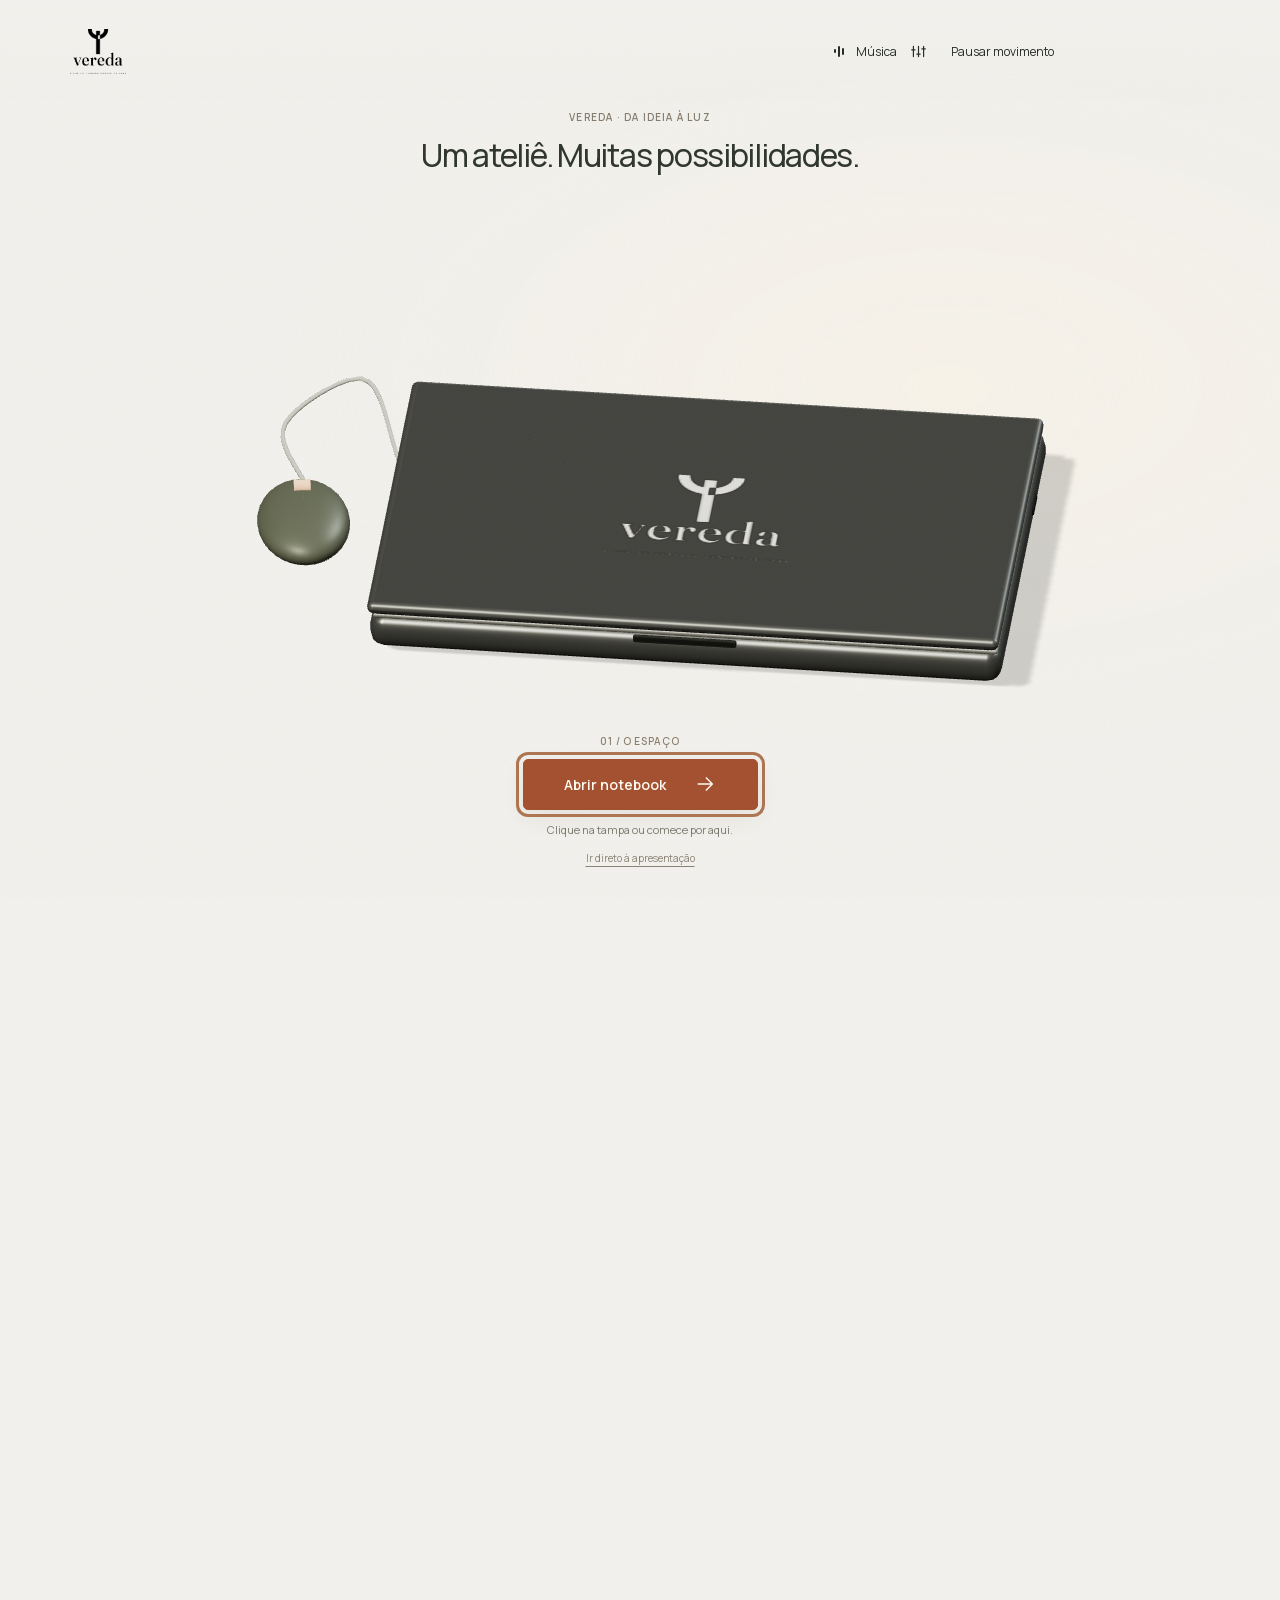
<file: index.html>
<!doctype html>
<html lang="pt-BR" class="no-js"><head><meta charset="utf-8"><meta name="viewport" content="width=device-width,initial-scale=1"><meta name="theme-color" content="#f1f0ec"><meta name="description" content="Da ideia à luz: uma experiência interativa sobre o serviço da Vereda. Explore um notebook, prepare uma peça e acompanhe a formação em camadas."><title>vereda — da ideia à luz</title><script>document.documentElement.classList.remove("no-js");document.documentElement.classList.add("page-loading");window.__veredaPageLoadFallback=setTimeout(function(){window.dispatchEvent(new Event("vereda:preload-timeout"));var loader=document.getElementById("page-loader");if(loader)loader.remove();document.documentElement.classList.remove("page-loading");},9000);document.documentElement.dataset.entry=location.hash&&location.hash.toLowerCase()!=="#hero"?"story":"closed";</script><style>#page-loader{position:fixed;inset:0;width:100%;height:100dvh;max-width:none;max-height:none;margin:0;padding:0;border:0;background:#f1f0ec;z-index:2147483000}.no-js #page-loader{display:none!important}html.page-loading{overflow:hidden}html.page-loading body>:not(#page-loader){visibility:hidden}</style><link rel="preload" href="assets/brand/manrope-latin-vf.woff2" as="font" type="font/woff2" crossorigin><link rel="icon" href="assets/brand/simbolo-app.png" type="image/png"><link rel="stylesheet" href="atelier.css?v=estrategia-servico"><link rel="stylesheet" href="studio.css"><link rel="stylesheet" href="notebook-desktop.css"><link rel="stylesheet" href="notebook-web.css"><link rel="stylesheet" href="notebook-words.css"><link rel="stylesheet" href="notebook-entry.css"><link rel="stylesheet" href="atelier-audio.css"><link rel="stylesheet" href="page-loader.css"></head>
<body data-tone="light"><dialog id="page-loader" open aria-labelledby="page-loader-title" aria-describedby="page-loader-status">
  <div class="vl-stage">
    <div class="vl-brand" aria-hidden="true"><img src="assets/brand/simbolo-app.png" alt="" width="27" height="27"><span>vereda<small>DA IDEIA À LUZ</small></span></div>
    <div class="vl-art" aria-hidden="true">
      <svg class="vl-illustration" viewBox="0 0 600 490" xmlns="http://www.w3.org/2000/svg">
        <defs>
          <linearGradient id="vl-coat" x1="0" y1="0" x2="1" y2="1"><stop stop-color="#c37b50"/><stop offset=".55" stop-color="#ad603e"/><stop offset="1" stop-color="#914b34"/></linearGradient>
          <linearGradient id="vl-skin" x1="0" y1="0" x2="1" y2=".6"><stop stop-color="#d4a178"/><stop offset="1" stop-color="#bd8159"/></linearGradient>
          <linearGradient id="vl-pants" x1="0" y1="0" x2="1" y2="1"><stop stop-color="#697458"/><stop offset="1" stop-color="#46563f"/></linearGradient>
          <linearGradient id="vl-phone" x1="0" y1="0" x2="1" y2="1"><stop stop-color="#51564a"/><stop offset="1" stop-color="#242e27"/></linearGradient>
          <radialGradient id="vl-shadow"><stop stop-color="#7e7055" stop-opacity=".18"/><stop offset="1" stop-color="#7e7055" stop-opacity="0"/></radialGradient>
          <clipPath id="vl-trail-clip"><rect x="57" y="415" width="488" height="23"/></clipPath>
        </defs>
        <ellipse class="vl-shadow" cx="299" cy="426" rx="116" ry="15" fill="url(#vl-shadow)"/>
        <path d="M66 425H537" fill="none" stroke="#c5bda6" stroke-width="1.2"/>
        <g clip-path="url(#vl-trail-clip)"><path class="vl-trail" d="M60 430h14m28 0h8m44 0h20m40 0h7m38 0h17m48 0h7m41 0h15m48 0h9m41 0h16m33 0h9" fill="none" stroke="#d7cdb7" stroke-width="1.5" stroke-linecap="round"/></g>
        <g class="vl-ground-detail" fill="none" stroke="#839072" stroke-width="1.5" stroke-linecap="round"><path d="M464 425c-2-10 3-19 10-24m-10 24c1-9-7-15-12-16"/><path d="M471 404c-1-7 3-11 8-12-1 6-4 10-8 12Z" fill="#a6ad8d" stroke="none"/><path d="M457 414c-8 0-12-4-12-9 7 0 11 3 12 9Z" fill="#a6ad8d" stroke="none"/></g>

        <g class="vl-person">
          <!-- Far leg and shoe, articulated at the hip and knee. -->
          <g class="vl-leg vl-leg-back">
            <path d="M273 270c-15 18-18 43-17 68l21 7c14-24 23-44 24-63Z" fill="#4c5b43"/>
            <path d="m268 287-3 40 9 8 10-43" fill="#617051" opacity=".5"/>
            <g class="vl-shin vl-shin-back">
              <path d="m256 335 2 29 9 39 22-1-10-66Z" fill="#506046"/>
              <path d="m268 344 11 53" fill="none" stroke="#738061" stroke-width="2" opacity=".6"/>
              <path d="m267 397 22-1 2 11-22 4Z" fill="#dfc6a2"/>
              <path d="M268 405c6 0 15-1 22-4l7 7 23 8c5 2 5 8-1 10h-55c-4 0-7-3-6-7l3-11Z" fill="#e8e2d3"/>
              <path d="M260 418c12 3 22-2 34-3l27 6v4h-59Z" fill="#c4b798"/>
              <path d="m287 409 8 1m-12 4 9 1" stroke="#8e846e" stroke-width="2" stroke-linecap="round"/>
              <path d="m265 408-3 8 13-1 3-9" fill="#ac6948"/>
            </g>
          </g>
          <!-- Near leg keeps a full trouser silhouette, rather than a line limb. -->
          <g class="vl-leg vl-leg-front">
            <path d="M291 272c-8 20-2 49 8 78l25-5c2-27-1-49-14-70Z" fill="url(#vl-pants)"/>
            <path d="M304 286c-1 18 1 37 8 52" fill="none" stroke="#879074" stroke-width="2" opacity=".8"/>
            <g class="vl-shin vl-shin-front">
              <path d="M299 339c-3 20-6 42-5 65l25 1 4-64Z" fill="url(#vl-pants)"/>
              <path d="m315 349-9 48" stroke="#82906e" stroke-width="2" opacity=".7"/>
              <path d="m294 396 25 2-1 14-22 1Z" fill="#e8d6b5"/>
              <path d="M295 405c7 1 16 1 23-3l9 8 25 8c6 2 6 8 1 10h-59c-5 0-8-3-7-7l2-12Z" fill="#faf4e6"/>
              <path d="M288 419c17 2 22-3 35-4l32 8v5h-63Z" fill="#d0c3a7"/>
              <path d="m312 409 10 2m-13 3 10 2" stroke="#8f856e" stroke-width="2" stroke-linecap="round"/>
              <path d="m292 409-3 8 14-1 2-9" fill="#af6946"/>
            </g>
          </g>

          <g class="vl-upper-body">
            <!-- The far arm supports the phone from below. -->
            <path d="M303 169c13 3 19 19 23 39l24 18-11 19-32-19c-10-10-14-25-17-38Z" fill="#965238"/>
            <path d="m326 213 19 14 15-3c7-3 13-3 15 1 1 4-5 7-10 10l-12 10c-5 4-12 4-18 0l-18-15Z" fill="url(#vl-skin)"/>
            <!-- Open overshirt, a cream inner shirt and tailored seams. -->
            <path d="M275 153c14-4 25-2 38 11 7 20 10 48 7 73l-4 44c-18 11-43 12-65 0l5-43 1-52c3-17 8-26 18-32Z" fill="url(#vl-coat)"/>
            <path d="m286 159 16 1 4 23-8 50-3 52-15 1 6-66Z" fill="#e8dcc2"/>
            <path d="m276 155 14 5-6 28-16-18Zm25 5 12 5 1 27-14-12Z" fill="#cb865b"/>
            <path d="m280 186-7 92m31-82 3 78" fill="none" stroke="#783e2e" stroke-width="1.5" opacity=".48"/>
            <path d="m311 204-15 1-1 17 15-2Z" fill="#af603e"/>
            <path d="m296 205 15-1" stroke="#dfaa78" stroke-width="1.3"/>
            <path d="m256 268 18 5m24 3 16-4" fill="none" stroke="#d09264" stroke-width="2"/>
            <circle cx="280" cy="224" r="1.7" fill="#6f412d"/><circle cx="279" cy="247" r="1.7" fill="#6f412d"/>
            <!-- Neck and face are tilted toward the screen. -->
            <g class="vl-head">
              <path d="m281 136 1 21c5 9 13 13 23 5l2-26Z" fill="#bc8058"/>
              <path d="m287 140 18 4-1 14c-8-2-13-7-17-18Z" fill="#a86e4e"/>
              <path d="M273 100c-2-16 8-29 25-29 21 0 33 15 31 35l9 12c3 4 0 7-6 7l-3 13c-3 14-13 17-26 10l-19-13c-8-10-10-21-11-35Z" fill="url(#vl-skin)"/>
              <path d="M281 117c-10 4-14-4-13-11 2-8 10-8 15-2" fill="#c38b62"/>
              <path d="M275 107c4-4 8 0 5 5" fill="none" stroke="#a46549" stroke-width="1.5" stroke-linecap="round"/>
              <path d="M269 112c-10-7-10-19-6-29-6-8-1-18 9-21 1-10 14-13 23-9 9-5 21-2 24 5 13 0 23 13 18 23-2 8-9 12-17 11-8 0-13-5-18-8-3 11-10 15-20 14l-1 16-8 2Z" fill="#3f3b2e"/>
              <path d="M268 82c10-3 9-11 18-11 11 4 17-8 29-2 6 1 9 5 10 10" fill="none" stroke="#655b42" stroke-width="3" stroke-linecap="round" opacity=".8"/>
              <path d="m310 104 11 3" fill="none" stroke="#4a3f31" stroke-width="2.7" stroke-linecap="round"/>
              <path d="m314 113 9 2" fill="none" stroke="#493c2f" stroke-width="2" stroke-linecap="round"/>
              <ellipse cx="320" cy="114" rx="1.6" ry="2.4" fill="#3d342a"/>
              <path d="m323 133 7-1" stroke="#8e503f" stroke-width="1.7" stroke-linecap="round"/>
              <path d="M300 141c6 8 15 11 23 3" fill="none" stroke="#74503b" stroke-width="2.5" stroke-linecap="round" opacity=".48"/>
              <ellipse cx="312" cy="125" rx="7" ry="4" fill="#bd7354" opacity=".25"/>
            </g>

            <!-- Real Vereda artwork on a screen angled toward the viewer. -->
            <g class="vl-phone" transform="rotate(9 374 194)">
              <rect x="342" y="140" width="65" height="107" rx="11" fill="#212a24"/>
              <rect x="344" y="140" width="61" height="104" rx="10" fill="url(#vl-phone)" stroke="#7e8069" stroke-width="1.5"/>
              <rect x="349" y="148" width="51" height="88" rx="6" fill="#f3efdf"/>
              <rect x="365" y="144" width="19" height="2.5" rx="1.25" fill="#171f19"/>
              <image href="assets/brand/simbolo-app.png" x="355" y="161" width="39" height="39" preserveAspectRatio="xMidYMid meet"/>
              <path d="M362 213h25m-21 6h17" stroke="#8f997c" stroke-width="2.5" stroke-linecap="round"/>
              <rect x="363" y="231" width="24" height="2" rx="1" fill="#c4c7b4"/>
              <path d="m393 151 5 4v60l-5 10Z" fill="#fff" opacity=".18"/>
              <path d="M405 201c7-1 9 5 5 9l-8 4m4-1c5 1 5 6 1 9l-7 2" fill="#c68b61" stroke="#a66d4f" stroke-width="1.2" stroke-linecap="round"/>
            </g>
            <!-- Near forearm and thumb hover against the lower left of the phone. -->
            <g class="vl-tapping-arm">
              <path d="M269 171c-11 3-16 15-13 32l13 27 20-7-7-29 2-17Z" fill="#bd7048"/>
              <path d="m267 217 22-7 6 14-22 9Z" fill="#d18d5e"/>
              <path d="m274 231 14-9 33-15 12-2c6 0 10 5 7 9l-9 8-29 20c-10 5-20 1-28-11Z" fill="url(#vl-skin)"/>
              <path d="m287 229 15 3 24-15" fill="none" stroke="#dfb18a" stroke-width="3" stroke-linecap="round" opacity=".75"/>
              <g class="vl-thumb"><path d="M325 213c2-7 7-13 15-13l8-13c2-4 8-3 8 1l-4 18c-1 5-6 9-13 11l-10 3Z" fill="#d4a078"/><path d="m346 190 5 2" stroke="#b37a58" stroke-width="1.4" stroke-linecap="round"/></g>
            </g>
          </g>
        </g>
      </svg>
    </div>
    <div class="vl-copy"><p class="vl-eyebrow">A CAMINHO DO ATELIÊ</p><h1 id="page-loader-title">Uma ideia a caminho.</h1><p id="page-loader-status" data-loader-status role="status" aria-live="polite">Preparando o ateliê…</p></div>
    <button class="vl-skip" type="button" data-loader-skip>Entrar agora <span aria-hidden="true">↗</span></button>
  </div>
</dialog>
<script src="page-loader.js"></script><a class="skip" href="#story">Ir para a história</a><header class="site-head"><a class="brand" href="#hero" aria-label="Vereda, início"><img src="assets/brand/logo-negativo.png" alt="vereda"></a><span class="head-note">Da ideia à luz · uma história sobre serviço</span><nav class="head-actions" aria-label="Controles da apresentação"><button class="text-button" id="motion" aria-pressed="false">Pausar movimento</button><button class="text-button" id="fullscreen">Tela cheia ↗</button><button class="text-button" data-index><span class="menu-icon" aria-hidden="true"><i></i><i></i><i></i></span> Índice</button></nav></header>
<div class="stage" aria-hidden="true"><canvas id="atelier-canvas"></canvas><div class="fallback-lamp"></div></div><div class="scene-controls" role="group" aria-label="Explorar a luminária"><button data-turn="-.45" aria-label="Girar luminária para a esquerda">↶</button><button data-turn=".45" aria-label="Girar luminária para a direita">↷</button><button data-light aria-label="Alternar luz da luminária" aria-pressed="true">☼</button></div><button class="mobile-studio-launch" data-studio>Entrar no computador ↗</button><span class="scene-hint">Experimente a peça</span><aside class="stage-caption"><strong id="scene-title">Um estudo de forma</strong><span id="scene-subtitle">Representação artística interativa</span></aside>
<noscript><p class="no-js-note">A história continua disponível abaixo. Para ler todas as respostas, abra a <a href="docs/folha-slm-respondida.html">folha de SLM respondida</a>. As experiências 3D precisam de JavaScript.</p></noscript>
<main id="story" tabindex="-1"><section class="chapter" id="hero" data-stage="hero" data-tone="light" data-short="Da ideia à luz" data-layout="normal" aria-labelledby="title-0"><div class="chapter-copy"><p class="chapter-label">Da ideia à luz <span>01 / 16</span></p><h1 id="title-0">Toda luz<br>começa com<br><em>uma promessa.</em></h1><p class="story-body">Antes de existir matéria, existe um acordo. A vereda só promete o que consegue cumprir: da primeira conversa à peça que chega em casa.</p><div class="chapter-actions"><button class="primary" data-desktop="terminal">Abrir terminal <svg viewBox="0 0 24 24" aria-hidden="true"><path d="M4 12h15M13 5l7 7-7 7"/></svg></button><button class="secondary" data-go="1">Seguir a história ↓</button></div><p class="terminal-cue">Digite <code>start vereda</code> no computador e pressione Enter.</p><button class="details-trigger" data-details="0">Conteúdo de SLM <span aria-hidden="true">↗</span></button></div></section>
<section class="chapter" id="escopo" data-stage="scope" data-tone="light" data-short="Escopo" data-layout="normal" aria-labelledby="title-1"><div class="chapter-copy"><p class="chapter-label">Escopo <span>02 / 16</span></p><h2 id="title-1">O que cabe<br>na promessa.</h2><p class="story-body">Cinco modelos ou uma peça sob encomenda. Cor, tamanho e nome podem mudar. O serviço acompanha atendimento, prévia, pagamento, produção e entrega — com uma pessoa e uma P2S.</p><aside class="strategy-note" aria-labelledby="strategy-title"><h3 id="strategy-title">Estratégia e diferenciais</h3><p>A proposta reúne personalização, preço acessível, rapidez na produção e a combinação de elegância com tecnologia.</p></aside><div class="proof-tags"><span>Uma pessoa</span><span>Uma P2S</span><span>Cinco modelos + encomendas</span></div><button class="details-trigger" data-details="1">Conteúdo de SLM <span aria-hidden="true">↗</span></button></div></section>
<section class="chapter" id="requisitos" data-stage="requirements" data-tone="light" data-short="Requisitos · SLR" data-layout="normal" aria-labelledby="title-2"><div class="chapter-copy"><p class="chapter-label">Requisitos · SLR <span>03 / 16</span></p><h2 id="title-2">Antes da forma,<br><em>a escuta.</em></h2><p class="story-body">Forma, cor e nome dizem como a peça será. A data necessária, a forma de receber e o pagamento ajudam a definir o serviço. O prazo precisa ser informado antes de pagar.</p><div class="proof-tags"><span>Forma e cor</span><span>Data necessária</span><span>Prévia antes de imprimir</span></div><button class="details-trigger" data-details="2">Conteúdo de SLM <span aria-hidden="true">↗</span></button></div></section>
<section class="chapter" id="fornecedores" data-stage="agreements" data-tone="rust" data-short="Fornecedores · UC" data-layout="reverse" aria-labelledby="title-3"><div class="chapter-copy"><p class="chapter-label">Fornecedores · UC <span>04 / 16</span></p><h2 id="title-3">Uma promessa<br>precisa de apoio.</h2><p class="story-body">Antes de fechar o SLA, a vereda confere os fornecedores. O prazo reúne fila, produção e frete cotado. A postagem tem uma meta; cada atraso da entrega continua entrando na conta.</p><div class="story-path"><span>Fila</span><i>+</i><span>Produção</span><i>+</i><span>Frete cotado</span></div><button class="details-trigger" data-details="3">Conteúdo de SLM <span aria-hidden="true">↗</span></button></div></section>
<section class="chapter" id="slm" data-stage="slm" data-tone="light" data-short="O processo SLM" data-layout="normal" aria-labelledby="title-4"><div class="chapter-copy"><p class="chapter-label">O processo SLM <span>05 / 16</span></p><h2 id="title-4">O serviço<br><em>ganha desenho.</em></h2><p class="story-body">Ouvir o SLR. Conferir os UC. Fechar o SLA. Monitorar cada pedido. Rever o serviço mensalmente e transformar o aprendizado em SIP. A sequência começa antes da aprovação e continua depois da entrega.</p><div class="story-path"><span>SLR</span><i>→</i><span>UC</span><i>→</i><span>SLA</span><i>→</i><span>Monitorar</span><i>→</i><span>SIP</span></div><button class="details-trigger" data-details="4">Conteúdo de SLM <span aria-hidden="true">↗</span></button></div></section>
<section class="chapter" id="desenho" data-stage="studio" data-tone="light" data-short="Desenho" data-layout="normal" aria-labelledby="title-5"><div class="chapter-copy"><p class="chapter-label">Desenho <span>06 / 16</span></p><h2 id="title-5">A ideia está<br><em>nas suas mãos.</em></h2><p class="story-body">Andrey modela no Blender, fatia no Bambu Studio e confere antes de mostrar. Na encomenda, a IA pode apoiar ideias sem receber dados pessoais. Nas primeiras prévias, o trabalho manual estabelece a linha de base.</p><div class="chapter-actions"><button class="primary" data-studio>Abrir o notebook <svg viewBox="0 0 24 24" aria-hidden="true"><path d="M4 12h15M13 5l7 7-7 7"/></svg></button></div><p class="chapter-note">Você pode girar, fatiar e preparar um estudo de forma.</p><button class="details-trigger" data-details="5">Conteúdo de SLM <span aria-hidden="true">↗</span></button></div></section>
<section class="chapter" id="aprovacao" data-stage="approval" data-tone="light" data-short="O acordo · SLA" data-layout="normal" aria-labelledby="title-6"><div class="chapter-copy"><p class="chapter-label">O acordo · SLA <span>07 / 16</span></p><h2 id="title-6">A prévia vira<br><em>um acordo.</em></h2><p class="story-body">O cliente aprova peça, preço e data antes do pagamento. A prévia fecha o SLA: fila, produção e frete cotado precisam caber no prazo informado.</p><div class="chapter-actions"><button class="primary" data-studio>Conferir a prévia <svg viewBox="0 0 24 24" aria-hidden="true"><path d="M4 12h15M13 5l7 7-7 7"/></svg></button></div><div class="proof-tags"><span>Peça</span><span>Preço</span><span>Prazo</span><span>Aprovação</span></div><button class="details-trigger" data-details="6">Conteúdo de SLM <span aria-hidden="true">↗</span></button></div></section>
<section class="chapter" id="impressao" data-stage="printing" data-tone="light" data-short="Produção" data-layout="normal" aria-labelledby="title-7"><div class="chapter-copy"><p class="chapter-label">Produção <span>08 / 16</span></p><h2 id="title-7">Agora, a matéria<br>acompanha você.</h2><p class="story-body">O pedido entra na P2S com AMS 2 Pro. Para a cúpula, até três dias úteis é uma meta interna proposta, do início da impressão à embalagem. Se a máquina parar, o cliente recebe aviso antes do vencimento, com nova data.</p><div class="print-stat"><output id="print-progress" aria-label="Formação da peça">0%</output><span>da forma revelada pela rolagem</span></div><p class="chapter-note">Visualização artística. O tempo real é calculado no Bambu Studio para cada peça.</p><button class="details-trigger" data-details="7">Conteúdo de SLM <span aria-hidden="true">↗</span></button></div></section>
<section class="chapter" id="conferencia" data-stage="quality" data-tone="light" data-short="Conferência" data-layout="normal" aria-labelledby="title-8"><div class="chapter-copy"><p class="chapter-label">Conferência <span>09 / 16</span></p><h2 id="title-8">A forma precisa<br>cumprir o combinado.</h2><p class="story-body">Forma, cor, tamanho e nome são conferidos antes de embalar. A meta de conformidade vale para todas as peças enviadas. Se estiver fora do padrão, a peça é refeita antes de sair.</p><div class="proof-tags"><span>Forma</span><span>Cor</span><span>Tamanho</span><span>Nome</span></div><button class="details-trigger" data-details="8">Conteúdo de SLM <span aria-hidden="true">↗</span></button></div></section>
<section class="chapter" id="entrega" data-stage="delivery" data-tone="light" data-short="Entrega" data-layout="normal" aria-labelledby="title-9"><div class="chapter-copy"><p class="chapter-label">Entrega <span>10 / 16</span></p><h2 id="title-9">É luz a caminho<br><em>de alguém.</em></h2><p class="story-body">Rastreio no Melhor Envio; em Palmas, retirada ou motoboy. Todo atraso de entrega é contado, com a causa registrada. Depois vêm avaliação, atendimento à reclamação e o arrependimento previsto na atividade.</p><div class="story-path"><span>Postagem</span><i>→</i><span>Rastreio</span><i>→</i><span>Entrega</span></div><button class="details-trigger" data-details="9">Conteúdo de SLM <span aria-hidden="true">↗</span></button></div></section>
<section class="chapter" id="metas" data-stage="metrics" data-tone="dark" data-short="Indicadores" data-layout="reverse" aria-labelledby="title-10"><div class="chapter-copy"><p class="chapter-label">Indicadores <span>11 / 16</span></p><h2 id="title-10">O cuidado<br><em>também se mede.</em></h2><p class="story-body">SLA e indicadores internos têm critérios próprios. Prazo, conformidade, produção, falha e satisfação são acompanhados por pedido e na revisão mensal. Os números do plano são metas e linhas de base a medir, não resultados já alcançados.</p><div class="chapter-actions"><button class="primary" data-details="10">Examinar as seis metas <svg viewBox="0 0 24 24" aria-hidden="true"><path d="M4 12h15M13 5l7 7-7 7"/></svg></button></div></div></section>
<section class="chapter" id="ia" data-stage="ai" data-tone="light" data-short="Inteligência artificial" data-layout="normal" aria-labelledby="title-11"><div class="chapter-copy"><p class="chapter-label">Inteligência artificial <span>12 / 16</span></p><h2 id="title-11">A IA sugere.<br>A pessoa decide.</h2><p class="story-body">A IA apoia ideias e a prévia da peça sob encomenda. Andrey revisa o modelo; o cliente aprova a prévia. Sem dados pessoais, fora da Transição e da Operação. O ganho precisa aparecer no tempo até a prévia e na satisfação.</p><div class="proof-tags"><span>Só encomendas</span><span>Sem dados pessoais</span><span>Revisão humana</span></div><button class="details-trigger" data-details="11">Conteúdo de SLM <span aria-hidden="true">↗</span></button></div></section>
<section class="chapter" id="riscos" data-stage="risk" data-tone="rust" data-short="Proteção" data-layout="normal" aria-labelledby="title-12"><div class="chapter-copy"><p class="chapter-label">Proteção <span>13 / 16</span></p><h2 id="title-12">Uma boa ideia<br>precisa passar<br>pela realidade.</h2><p class="story-body">Uma prévia impossível pode virar uma promessa impossível. Andrey fatia, verifica semelhança com criação protegida e registra usos e erros. A IA recebe só a descrição; o nome entra depois, no Blender.</p><div class="story-path"><span>Modelar</span><i>→</i><span>Fatiar</span><i>→</i><span>Revisar</span><i>→</i><span>Aprovar</span></div><button class="details-trigger" data-details="12">Conteúdo de SLM <span aria-hidden="true">↗</span></button></div></section>
<section class="chapter" id="continuidade" data-stage="continuity" data-tone="light" data-short="Continuidade" data-layout="normal" aria-labelledby="title-13"><div class="chapter-copy"><p class="chapter-label">Continuidade <span>14 / 16</span></p><h2 id="title-13">O serviço<br><em>continua aceso.</em></h2><p class="story-body">A prévia pode ser feita à mão no Blender. O catálogo, o atendimento, o pagamento, a impressão e a entrega não dependem da IA. Uma resposta errada é barrada na revisão; se a prévia atrasar, o cliente é avisado.</p><div class="proof-tags"><span>Blender</span><span>Catálogo</span><span>Operação independente</span></div><button class="details-trigger" data-details="13">Conteúdo de SLM <span aria-hidden="true">↗</span></button></div></section>
<section class="chapter" id="melhoria" data-stage="improvement" data-tone="light" data-short="Revisão · SIP" data-layout="reverse" aria-labelledby="title-14"><div class="chapter-copy"><p class="chapter-label">Revisão · SIP <span>15 / 16</span></p><h2 id="title-14">Toda entrega<br>ensina a próxima.</h2><p class="story-body">A revisão mensal é uma decisão do plano. A IA só permanece se reduzir o tempo até a prévia, sem piorar satisfação, recusas ou reimpressões. Falhas e atrasos alimentam o SIP.</p><div class="story-path"><span>Medir</span><i>→</i><span>Revisar</span><i>→</i><span>Melhorar</span></div><button class="details-trigger" data-details="14">Conteúdo de SLM <span aria-hidden="true">↗</span></button></div></section>
<section class="chapter" id="luz" data-stage="final" data-tone="night" data-short="Luz" data-layout="normal" aria-labelledby="title-15"><div class="chapter-copy"><p class="chapter-label">Luz <span>16 / 16</span></p><h2 id="title-15">Promessa cumprida<br><em>acende a luz.</em></h2><p class="story-body">A luz é o destino. O SLM organiza o caminho: ouvir, conferir, acordar, acompanhar e melhorar. A promessa permanece verificável, da prévia aprovada à entrega registrada.</p><div class="chapter-actions"><button class="primary" id="replay">Recomeçar a história <svg viewBox="0 0 24 24" aria-hidden="true"><path d="M4 12h15M13 5l7 7-7 7"/></svg></button><button class="secondary" data-details="15">Ver o fechamento</button></div><p class="hero-foot">Vereda · Palmas, Tocantins<br>Gerenciamento de serviços de TI · SLM e IA</p><button class="details-trigger" data-details="15">Conteúdo de SLM <span aria-hidden="true">↗</span></button></div></section></main>
<footer class="site-foot"><div class="footer-inner"><button class="index-button" data-index><span class="menu-icon" aria-hidden="true"><i></i><i></i><i></i></span><span id="active-name">Da ideia à luz</span></button><nav class="timeline-dots" aria-label="Capítulos"><button data-go="0" aria-label="1. Da ideia à luz" aria-current="true"></button><button data-go="1" aria-label="2. Escopo" aria-current="false"></button><button data-go="2" aria-label="3. Requisitos · SLR" aria-current="false"></button><button data-go="3" aria-label="4. Fornecedores · UC" aria-current="false"></button><button data-go="4" aria-label="5. O processo SLM" aria-current="false"></button><button data-go="5" aria-label="6. Desenho" aria-current="false"></button><button data-go="6" aria-label="7. O acordo · SLA" aria-current="false"></button><button data-go="7" aria-label="8. Produção" aria-current="false"></button><button data-go="8" aria-label="9. Conferência" aria-current="false"></button><button data-go="9" aria-label="10. Entrega" aria-current="false"></button><button data-go="10" aria-label="11. Indicadores" aria-current="false"></button><button data-go="11" aria-label="12. Inteligência artificial" aria-current="false"></button><button data-go="12" aria-label="13. Proteção" aria-current="false"></button><button data-go="13" aria-label="14. Continuidade" aria-current="false"></button><button data-go="14" aria-label="15. Revisão · SIP" aria-current="false"></button><button data-go="15" aria-label="16. Luz" aria-current="false"></button></nav><a class="footer-source" href="docs/folha-slm-respondida.html" target="_blank" rel="noopener">A folha respondida ↗</a><span class="footer-count"><strong id="current-count">01</strong> / 16</span><div class="page-arrows"><button id="previous" aria-label="Capítulo anterior" disabled>←</button><button id="next" aria-label="Próximo capítulo">→</button></div></div></footer>
<dialog id="index-dialog" aria-labelledby="index-title"><div class="dialog-head"><h2 id="index-title">Uma história, cinco pessoas.</h2><button class="close-dialog" data-close aria-label="Fechar índice">×</button></div><div class="dialog-content"><p class="dialog-intro">Cada pessoa apresenta um trecho da história, na ordem abaixo. Escolha um capítulo para começar. Use as setas para apresentar; I abre o índice e N abre o conteúdo.</p><nav class="index-groups" aria-label="Índice dividido entre cinco pessoas"><section class="index-person" aria-labelledby="index-speaker-0 index-person-0"><p class="index-person-label" id="index-speaker-0">Andrey <span>Capítulos 01–03</span></p><h3 id="index-person-0">Contexto e requisitos</h3><div class="index-grid"><button data-go="0" aria-current="true"><span>01</span>Da ideia à luz</button><button data-go="1" aria-current="false"><span>02</span>Escopo</button><button data-go="2" aria-current="false"><span>03</span>Requisitos · SLR</button></div></section><section class="index-person" aria-labelledby="index-speaker-1 index-person-1"><p class="index-person-label" id="index-speaker-1">Gabriel <span>Capítulos 04–06</span></p><h3 id="index-person-1">Planejamento e desenho</h3><div class="index-grid"><button data-go="3" aria-current="false"><span>04</span>Fornecedores · UC</button><button data-go="4" aria-current="false"><span>05</span>O processo SLM</button><button data-go="5" aria-current="false"><span>06</span>Desenho</button></div></section><section class="index-person" aria-labelledby="index-speaker-2 index-person-2"><p class="index-person-label" id="index-speaker-2">Rayane <span>Capítulos 07–10</span></p><h3 id="index-person-2">Do acordo à entrega</h3><div class="index-grid"><button data-go="6" aria-current="false"><span>07</span>O acordo · SLA</button><button data-go="7" aria-current="false"><span>08</span>Produção</button><button data-go="8" aria-current="false"><span>09</span>Conferência</button><button data-go="9" aria-current="false"><span>10</span>Entrega</button></div></section><section class="index-person" aria-labelledby="index-speaker-3 index-person-3"><p class="index-person-label" id="index-speaker-3">Pedro <span>Capítulos 11–13</span></p><h3 id="index-person-3">Indicadores, IA e proteção</h3><div class="index-grid"><button data-go="10" aria-current="false"><span>11</span>Indicadores</button><button data-go="11" aria-current="false"><span>12</span>Inteligência artificial</button><button data-go="12" aria-current="false"><span>13</span>Proteção</button></div></section><section class="index-person" aria-labelledby="index-speaker-4 index-person-4"><p class="index-person-label" id="index-speaker-4">João Vitor <span>Capítulos 14–16</span></p><h3 id="index-person-4">Continuidade e melhoria</h3><div class="index-grid"><button data-go="13" aria-current="false"><span>14</span>Continuidade</button><button data-go="14" aria-current="false"><span>15</span>Revisão · SIP</button><button data-go="15" aria-current="false"><span>16</span>Luz</button></div></section></nav></div></dialog>
<dialog id="content-dialog" aria-labelledby="content-title"><div class="dialog-head"><h2 id="content-title">O conteúdo por trás da cena</h2><button class="close-dialog" data-close aria-label="Fechar conteúdo">×</button></div><div class="dialog-content" id="content-body"></div></dialog><div class="toast" id="toast" role="status" hidden></div>
<script src="assets/vendor/three.min.js"></script><script src="assets/vendor/GLTFLoader.js"></script><script src="story-content.js?v=estrategia-servico"></script><script src="atelier-forms.js"></script><script src="notebook-stickers.js"></script><script src="notebook-input.js"></script><script src="notebook-entry.js"></script><script src="atelier-scene.js"></script><script src="studio.js"></script><script src="light-room.js"></script><script src="notebook-web.js"></script><script src="notebook-word-list.js"></script><script src="notebook-words.js"></script><script src="notebook-desktop.js"></script><script src="atelier.js"></script><script src="atelier-audio.js"></script></body></html>
</file>
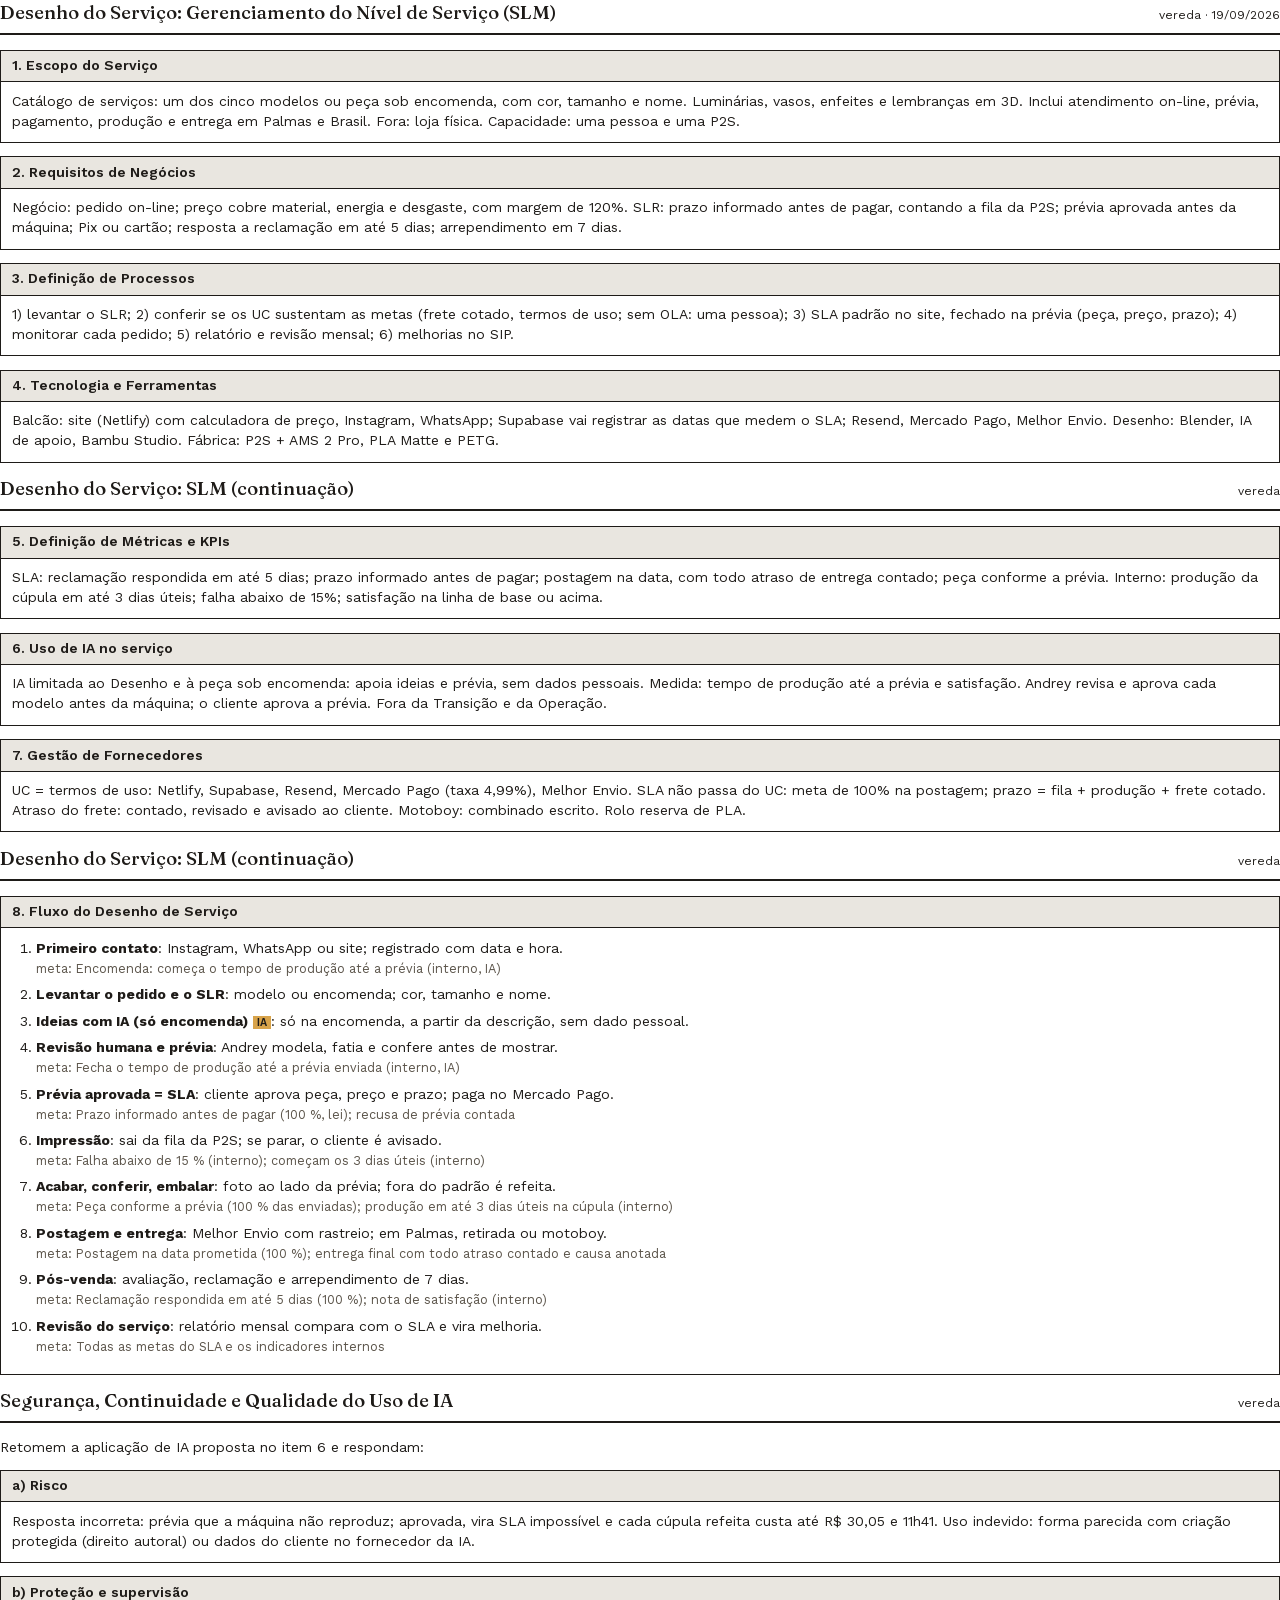
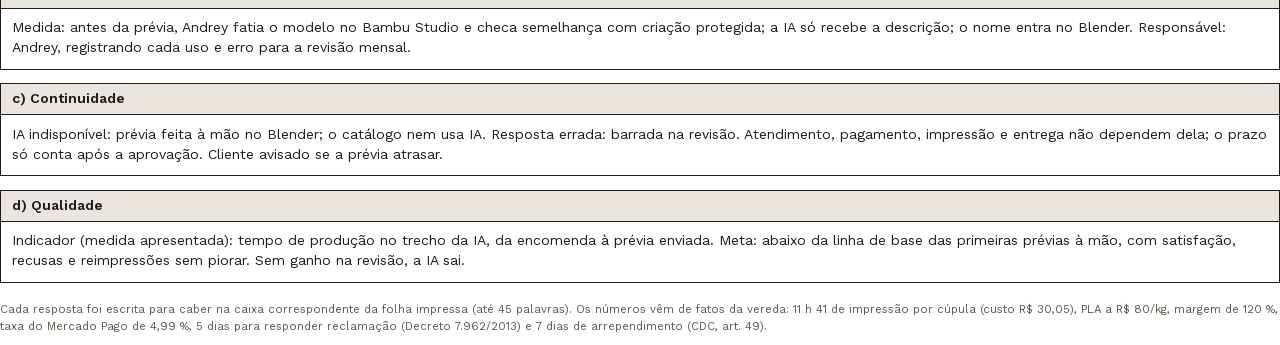
<file: docs/folha-slm-respondida.html>
<!doctype html><html lang="pt-BR"><head><meta charset="utf-8">
<title>Folha SLM respondida · vereda</title>
<style>
@font-face{font-family:'Fraunces';font-style:normal;font-weight:300 700;font-display:block;src:url([data-uri]) format('woff2')}
@font-face{font-family:'Work Sans';font-style:normal;font-weight:300 700;font-display:block;src:url([data-uri]) format('woff2')}
@page { size: A4; margin: 16mm 16mm 14mm; }
* { box-sizing: border-box; }
body { font-family: 'Work Sans', sans-serif; color: #1E1B18; font-size: 10.5pt; line-height: 1.42; margin: 0; }
.pag { break-after: page; }
.pag:last-child { break-after: auto; }
header { display: flex; justify-content: space-between; align-items: baseline; border-bottom: 2px solid #1E1B18; padding-bottom: 5pt; margin-bottom: 11pt; }
header h1 { font-family: 'Fraunces', serif; font-weight: 500; font-size: 14pt; margin: 0; }
header span { font-size: 9pt; }
.cx { border: 1.2pt solid #1E1B18; margin: 0 0 10pt; break-inside: avoid; }
.cx h3 { margin: 0; padding: 4pt 8pt; background: #E9E6E0; border-bottom: 1.2pt solid #1E1B18; font-size: 10.5pt; font-weight: 600; }
.cx p { margin: 0; padding: 7pt 8pt 8pt; }
.cx ol { margin: 0; padding: 8pt 8pt 8pt 26pt; }
.cx li { margin-bottom: 5pt; }
.cx li i { color: #5B544A; font-style: normal; font-size: 9.5pt; }
.ia { font-size: 8pt; font-weight: 600; background: #D8A34A; padding: 0 3pt; }
.intro { margin: 0 0 9pt; }
.nota { font-size: 8.5pt; color: #5B544A; margin-top: 14pt; }
</style></head><body>
<div class="pag"><header><h1>Desenho do Serviço: Gerenciamento do Nível de Serviço (SLM)</h1><span>vereda · 19/09/2026</span></header><section class="cx"><h3>1. Escopo do Serviço</h3><p>Catálogo de serviços: um dos cinco modelos ou peça sob encomenda, com cor, tamanho e nome. Luminárias, vasos, enfeites e lembranças em 3D. Inclui atendimento on-line, prévia, pagamento, produção e entrega em Palmas e Brasil. Fora: loja física. Capacidade: uma pessoa e uma P2S.</p></section><section class="cx"><h3>2. Requisitos de Negócios</h3><p>Negócio: pedido on-line; preço cobre material, energia e desgaste, com margem de 120%. SLR: prazo informado antes de pagar, contando a fila da P2S; prévia aprovada antes da máquina; Pix ou cartão; resposta a reclamação em até 5 dias; arrependimento em 7 dias.</p></section><section class="cx"><h3>3. Definição de Processos</h3><p>1) levantar o SLR; 2) conferir se os UC sustentam as metas (frete cotado, termos de uso; sem OLA: uma pessoa); 3) SLA padrão no site, fechado na prévia (peça, preço, prazo); 4) monitorar cada pedido; 5) relatório e revisão mensal; 6) melhorias no SIP.</p></section><section class="cx"><h3>4. Tecnologia e Ferramentas</h3><p>Balcão: site (Netlify) com calculadora de preço, Instagram, WhatsApp; Supabase vai registrar as datas que medem o SLA; Resend, Mercado Pago, Melhor Envio. Desenho: Blender, IA de apoio, Bambu Studio. Fábrica: P2S + AMS 2 Pro, PLA Matte e PETG.</p></section></div>
<div class="pag"><header><h1>Desenho do Serviço: SLM (continuação)</h1><span>vereda</span></header><section class="cx"><h3>5. Definição de Métricas e KPIs</h3><p>SLA: reclamação respondida em até 5 dias; prazo informado antes de pagar; postagem na data, com todo atraso de entrega contado; peça conforme a prévia. Interno: produção da cúpula em até 3 dias úteis; falha abaixo de 15%; satisfação na linha de base ou acima.</p></section><section class="cx"><h3>6. Uso de IA no serviço</h3><p>IA limitada ao Desenho e à peça sob encomenda: apoia ideias e prévia, sem dados pessoais. Medida: tempo de produção até a prévia e satisfação. Andrey revisa e aprova cada modelo antes da máquina; o cliente aprova a prévia. Fora da Transição e da Operação.</p></section><section class="cx"><h3>7. Gestão de Fornecedores</h3><p>UC = termos de uso: Netlify, Supabase, Resend, Mercado Pago (taxa 4,99%), Melhor Envio. SLA não passa do UC: meta de 100% na postagem; prazo = fila + produção + frete cotado. Atraso do frete: contado, revisado e avisado ao cliente. Motoboy: combinado escrito. Rolo reserva de PLA.</p></section></div>
<div class="pag"><header><h1>Desenho do Serviço: SLM (continuação)</h1><span>vereda</span></header><section class="cx cx--alta"><h3>8. Fluxo do Desenho de Serviço</h3><ol><li><b>Primeiro contato</b>: Instagram, WhatsApp ou site; registrado com data e hora.<br><i>meta: Encomenda: começa o tempo de produção até a prévia (interno, IA)</i></li><li><b>Levantar o pedido e o SLR</b>: modelo ou encomenda; cor, tamanho e nome.</li><li><b>Ideias com IA (só encomenda)</b> <span class=ia>IA</span>: só na encomenda, a partir da descrição, sem dado pessoal.</li><li><b>Revisão humana e prévia</b>: Andrey modela, fatia e confere antes de mostrar.<br><i>meta: Fecha o tempo de produção até a prévia enviada (interno, IA)</i></li><li><b>Prévia aprovada = SLA</b>: cliente aprova peça, preço e prazo; paga no Mercado Pago.<br><i>meta: Prazo informado antes de pagar (100 %, lei); recusa de prévia contada</i></li><li><b>Impressão</b>: sai da fila da P2S; se parar, o cliente é avisado.<br><i>meta: Falha abaixo de 15 % (interno); começam os 3 dias úteis (interno)</i></li><li><b>Acabar, conferir, embalar</b>: foto ao lado da prévia; fora do padrão é refeita.<br><i>meta: Peça conforme a prévia (100 % das enviadas); produção em até 3 dias úteis na cúpula (interno)</i></li><li><b>Postagem e entrega</b>: Melhor Envio com rastreio; em Palmas, retirada ou motoboy.<br><i>meta: Postagem na data prometida (100 %); entrega final com todo atraso contado e causa anotada</i></li><li><b>Pós-venda</b>: avaliação, reclamação e arrependimento de 7 dias.<br><i>meta: Reclamação respondida em até 5 dias (100 %); nota de satisfação (interno)</i></li><li><b>Revisão do serviço</b>: relatório mensal compara com o SLA e vira melhoria.<br><i>meta: Todas as metas do SLA e os indicadores internos</i></li></ol></section></div>
<div class="pag"><header><h1>Segurança, Continuidade e Qualidade do Uso de IA</h1><span>vereda</span></header><p class="intro">Retomem a aplicação de IA proposta no item 6 e respondam:</p><section class="cx"><h3>a) Risco</h3><p>Resposta incorreta: prévia que a máquina não reproduz; aprovada, vira SLA impossível e cada cúpula refeita custa até R$ 30,05 e 11h41. Uso indevido: forma parecida com criação protegida (direito autoral) ou dados do cliente no fornecedor da IA.</p></section><section class="cx"><h3>b) Proteção e supervisão</h3><p>Medida: antes da prévia, Andrey fatia o modelo no Bambu Studio e checa semelhança com criação protegida; a IA só recebe a descrição; o nome entra no Blender. Responsável: Andrey, registrando cada uso e erro para a revisão mensal.</p></section><section class="cx"><h3>c) Continuidade</h3><p>IA indisponível: prévia feita à mão no Blender; o catálogo nem usa IA. Resposta errada: barrada na revisão. Atendimento, pagamento, impressão e entrega não dependem dela; o prazo só conta após a aprovação. Cliente avisado se a prévia atrasar.</p></section><section class="cx"><h3>d) Qualidade</h3><p>Indicador (medida apresentada): tempo de produção no trecho da IA, da encomenda à prévia enviada. Meta: abaixo da linha de base das primeiras prévias à mão, com satisfação, recusas e reimpressões sem piorar. Sem ganho na revisão, a IA sai.</p></section>
<p class="nota">Cada resposta foi escrita para caber na caixa correspondente da folha impressa (até 45 palavras). Os números vêm de fatos da vereda: 11 h 41 de impressão por cúpula (custo R$ 30,05), PLA a R$ 80/kg, margem de 120 %, taxa do Mercado Pago de 4,99 %, 5 dias para responder reclamação (Decreto 7.962/2013) e 7 dias de arrependimento (CDC, art. 49).</p></div>
</body></html>
</file>
<file: atelier.css>
@font-face{font-family:Manrope;src:url('assets/brand/manrope-latin-vf.woff2') format('woff2');font-weight:200 800;font-display:swap}
:root{--surface:#f1f0ec;--ink:#282d29;--muted:#61665e;--accent:#a34b28;--border:#282d2924;--paper:#fff;--gutter:clamp(24px,5.5vw,108px);--ease:cubic-bezier(.22,.8,.2,1);color-scheme:light}
*{box-sizing:border-box}html{scroll-behavior:smooth;scroll-padding-top:20vh}body{margin:0;background:var(--surface);color:var(--ink);font-family:Manrope,sans-serif;-webkit-font-smoothing:antialiased;transition:background .7s,color .7s}button,input{font:inherit}button,a{-webkit-tap-highlight-color:transparent}button{cursor:pointer}button,a,input{touch-action:manipulation}a{color:inherit}button{color:inherit}button:focus-visible,a:focus-visible,input:focus-visible,summary:focus-visible{outline:3px solid var(--accent);outline-offset:5px}button:disabled{cursor:default;opacity:.4}::selection{background:#b4552d;color:white}button svg{width:20px;height:20px;fill:none;stroke:currentColor;stroke-width:1.5}
.skip{position:fixed;top:-100px;left:24px;z-index:60;background:var(--surface);padding:15px}.skip:focus{top:20px}.site-head{position:fixed;inset:0 0 auto;z-index:20;height:102px;padding:24px var(--gutter);display:flex;align-items:center;justify-content:space-between;gap:26px;background:linear-gradient(var(--surface) 10%,transparent);transition:background .6s}.brand{display:block;width:134px;height:45px}.brand img{width:100%;height:100%;object-fit:contain;filter:brightness(0) saturate(100%);object-position:left center}.head-note{font-size:12px;letter-spacing:.02em;color:var(--muted);margin-right:auto;margin-left:26px}.head-actions{display:flex;align-items:center;gap:24px}.text-button{border:0;background:none;padding:9px 0;font-size:12px;display:flex;align-items:center;gap:8px}.text-button:hover{text-decoration:underline;text-underline-offset:5px}.menu-icon{display:inline-flex;gap:3px;align-items:center}.menu-icon i{width:3px;height:13px;background:currentColor}.menu-icon i:nth-child(2){height:8px}
.stage{position:fixed;inset:0;z-index:0;pointer-events:none;overflow:hidden;background:radial-gradient(ellipse at 74% 43%,#fff5e266,transparent 50%)}#atelier-canvas{width:100%;height:100%;display:block;pointer-events:auto;outline:none}.stage:after{content:'';position:absolute;inset:0;opacity:.027;pointer-events:none;background-image:url("data:image/svg+xml,%3Csvg xmlns='http://www.w3.org/2000/svg' width='160' height='160'%3E%3Cfilter id='n'%3E%3CfeTurbulence type='fractalNoise' baseFrequency='.9' numOctaves='3' stitchTiles='stitch'/%3E%3C/filter%3E%3Cpath filter='url(%23n)' opacity='.6' d='M0 0h160v160H0z'/%3E%3C/svg%3E")}.stage-caption{position:fixed;z-index:3;right:var(--gutter);bottom:111px;font-size:11px;line-height:1.7;text-align:right;color:var(--muted);max-width:210px;pointer-events:none}.stage-caption strong{display:block;color:var(--ink);font-size:12px;font-weight:500}.scene-controls{position:fixed;z-index:5;right:var(--gutter);top:122px;display:flex;gap:7px}.scene-controls button{width:38px;height:38px;border:1px solid var(--border);border-radius:50%;background:var(--surface);display:grid;place-items:center}.scene-controls button:hover{border-color:var(--accent);color:var(--accent)}.scene-controls[hidden]{display:none}.scene-hint{position:fixed;right:var(--gutter);top:168px;font-size:10px;color:var(--muted);z-index:3}.scene-hint[hidden]{display:none}
main{position:relative;z-index:2;pointer-events:none}.chapter{min-height:118svh;position:relative;display:flex;align-items:center;padding:122px var(--gutter) 136px;pointer-events:none}.chapter:first-child{min-height:110svh;padding-top:106px}.chapter:last-child{min-height:110svh}.chapter[data-stage='printing']{min-height:168svh}.chapter-copy{width:min(47%,650px);pointer-events:auto;position:relative}.chapter-label{display:flex;align-items:center;gap:12px;font-size:12px;color:var(--muted);margin:0 0 31px}.chapter-label:before{content:'';width:7px;height:7px;border-radius:50%;background:var(--accent)}.chapter-label span{margin-left:2px;opacity:.7}.chapter h1,.chapter h2{font-weight:500;font-size:clamp(39px,5.3vw,82px);line-height:1.09;letter-spacing:-.04em;margin:0 0 28px;text-wrap:balance}.chapter h1{font-size:clamp(52px,6.8vw,96px);line-height:1.055;font-weight:500}.chapter h1 em,.chapter h2 em{font-style:normal;color:var(--accent)}.chapter .story-body{font-size:clamp(15px,1.27vw,20px);line-height:1.65;max-width:40ch;margin:0;color:var(--muted);text-wrap:pretty}.chapter .story-body strong{color:var(--ink)}.chapter-actions{display:flex;align-items:center;gap:20px;flex-wrap:wrap;margin-top:32px}.primary{display:inline-flex;align-items:center;justify-content:center;gap:25px;min-height:52px;padding:14px 23px;background:var(--accent);color:#fff;border:1px solid var(--accent);border-radius:4px;text-decoration:none;font-size:13px;font-weight:600;transition:background .2s,transform .3s}.primary:hover{background:#843d22;transform:translateY(-2px)}.secondary{display:inline-flex;align-items:center;gap:12px;min-height:44px;border:0;background:none;padding:8px 0;font-size:12px;color:var(--ink);text-decoration:none}.secondary:hover{text-decoration:underline;text-underline-offset:6px}.primary svg,.secondary svg{width:17px;height:17px}.details-trigger{font-size:11px;color:var(--muted);text-decoration:underline;text-underline-offset:5px;border:0;background:none;padding:8px 0;margin-top:28px;display:flex;gap:12px;align-items:center}.details-trigger:hover{color:var(--accent)}.hero-foot{display:flex;align-items:center;gap:10px;color:var(--muted);font-size:11px;margin-top:46px}.hero-foot i{height:27px;width:15px;border:1px solid currentColor;border-radius:9px;position:relative}.hero-foot i:after{content:'';position:absolute;height:6px;width:2px;border-radius:1px;background:currentColor;left:5px;top:5px;animation:scroll-cue 2s infinite}@keyframes scroll-cue{50%{transform:translateY(7px)}100%{transform:translateY(0)}}
.chapter[data-layout='reverse']{justify-content:flex-end}.chapter[data-layout='reverse'] .chapter-copy{width:45%}.chapter[data-stage='printing'] .chapter-copy{align-self:center}.print-stat{display:flex;gap:18px;align-items:baseline;margin-top:30px}.print-stat output{font-size:49px;font-weight:400;letter-spacing:-.04em;color:var(--accent)}.print-stat span{font-size:12px;max-width:17ch;color:var(--muted)}.proof-tags{display:flex;gap:8px;flex-wrap:wrap;margin-top:28px}.proof-tags span{font-size:11px;border:1px solid var(--border);border-radius:3px;padding:8px 10px}.story-path{display:flex;gap:11px;flex-wrap:wrap;align-items:center;margin-top:28px;font-size:12px}.story-path span{padding-bottom:5px;border-bottom:1px solid var(--border)}.story-path i{font-style:normal;color:var(--accent)}.chapter-note{font-size:10px!important;margin-top:15px!important;max-width:38ch;color:var(--muted)}
.site-foot{position:fixed;z-index:20;bottom:0;left:0;right:0;padding:0 var(--gutter) 25px;pointer-events:none;background:linear-gradient(transparent,var(--surface) 45%)}.footer-inner{display:flex;align-items:center;gap:25px;border-top:1px solid var(--border);padding-top:18px;pointer-events:auto}.index-button{font-size:12px;display:flex;align-items:center;gap:12px;background:none;border:0;padding:5px 0;min-width:190px;text-align:left}.index-button small{font-size:10px;color:var(--muted)}.timeline-dots{display:flex;align-items:center;gap:5px;margin:auto;flex:1;max-width:420px}.timeline-dots button{height:24px;min-width:10px;flex:1;background:none;border:0;padding:10px 0;position:relative}.timeline-dots button:after{content:'';display:block;height:2px;background:var(--border);transition:height .3s,background .3s}.timeline-dots button[aria-current='true']:after{background:var(--accent);height:4px}.timeline-dots button.past:after{background:var(--ink)}.footer-count{font-size:11px;color:var(--muted);white-space:nowrap;font-variant-numeric:tabular-nums}.footer-count strong{color:var(--ink);font-weight:600}.page-arrows{display:flex;gap:14px}.page-arrows button{border:0;background:none;display:grid;place-items:center;width:30px;height:30px}.footer-source{font-size:10px;color:var(--muted);text-decoration:none}.footer-source:hover{text-decoration:underline}
body[data-tone='rust']{--surface:#9e482a;--ink:#fff7ed;--muted:#f2d8c9;--accent:#fff1d2;--border:#fff7ed38;--paper:#813c25;color-scheme:dark}body[data-tone='dark']{--surface:#252922;--ink:#f2f0e8;--muted:#c4cabc;--accent:#e6a16f;--border:#f2f0e82e;--paper:#30392a;color-scheme:dark}body[data-tone='night']{--surface:#1a1b17;--ink:#f2ece1;--muted:#c4bbac;--accent:#e7b075;--border:#f2ece129;--paper:#292821;color-scheme:dark}body[data-tone='rust'] .brand img,body[data-tone='dark'] .brand img,body[data-tone='night'] .brand img{filter:brightness(0) invert(1)}body[data-tone='rust'] .primary,body[data-tone='dark'] .primary,body[data-tone='night'] .primary{color:#322922}body[data-tone='rust'] .primary:hover,body[data-tone='dark'] .primary:hover,body[data-tone='night'] .primary:hover{background:#f5cba3}.tone-rust .chapter-copy{color:white}
dialog{border:0;border-radius:12px;padding:0;background:#f4f3ef;color:#282d29;width:min(1000px,calc(100vw - 40px));max-height:88dvh;box-shadow:0 35px 110px #0004}dialog::backdrop{background:#141710b8;backdrop-filter:blur(7px)}.dialog-head{position:sticky;top:0;z-index:2;display:flex;align-items:center;justify-content:space-between;padding:25px 32px;background:#f4f3ef;border-bottom:1px solid #282d2924;gap:25px}.dialog-head h2{font-size:21px;letter-spacing:-.02em;font-weight:500;margin:0}.close-dialog{border:0;background:none;font-size:27px;line-height:1;padding:4px 10px}.dialog-content{padding:30px 32px 40px;line-height:1.7}.dialog-content h3{font-size:23px;line-height:1.3;margin:30px 0 14px;letter-spacing:-.025em}.dialog-content h4{font-size:17px;margin:25px 0 8px}.dialog-content p,.dialog-content li{font-size:15px;max-width:75ch}.dialog-content ul,.dialog-content ol{padding-left:22px}.dialog-content li{margin:7px 0}.dialog-content section{margin-bottom:32px}.dialog-content table{border-collapse:collapse;font-size:13px;line-height:1.6;width:100%;min-width:600px}.dialog-content td,.dialog-content th{padding:13px 14px;text-align:left;vertical-align:top;border-bottom:1px solid #282d2924}.dialog-content th{background:#e8e6df}.dialog-content .table-wrap{overflow:auto;max-width:100%}.dialog-content table td:first-child{font-weight:600;min-width:145px}.dialog-content a{color:#934220;text-underline-offset:4px}.dialog-content .source-label,.dialog-content small{color:#61665e}.index-grid{display:grid;grid-template-columns:1fr 1fr;gap:0 28px}.index-grid button{display:flex;gap:20px;align-items:center;text-align:left;border:0;border-bottom:1px solid #282d2924;background:none;padding:17px 0;color:#282d29;font-size:15px}.index-grid button span{font-size:11px;color:#8f5638}.index-grid button:hover{color:#a34b28}.index-grid button[aria-current='true']{font-weight:700}.dialog-intro{font-size:13px;color:#61665e;margin:0 0 20px}.toast{position:fixed;bottom:104px;left:50%;transform:translateX(-50%);z-index:40;padding:14px 24px;background:#293428;color:#fff;border-radius:5px;font-size:13px;width:max-content;max-width:90vw;box-shadow:0 10px 30px #0002}.toast[hidden]{display:none}.fallback-lamp{display:none;position:absolute;inset:20% 8% 15% 50%;background:radial-gradient(ellipse at 50% 65%,#e5b37755,transparent 65%)}.fallback-lamp:before{content:'';position:absolute;left:20%;right:20%;top:6%;bottom:15%;border-radius:42% 38% 30% 32%;background:repeating-linear-gradient(88deg,#d9c9ad 0 5px,#b5a285 6px,#ebdec6 9px);box-shadow:inset -25px 0 30px #82624244,0 45px 0 -15px #a85535}.no-webgl .fallback-lamp{display:block}.no-webgl #atelier-canvas{display:none}.no-js-note{padding:20px;background:white;position:relative;z-index:25}.no-js .chapter{min-height:0;padding:50px var(--gutter)}.no-js .chapter-copy{width:100%}.no-js .stage,.no-js .site-foot,.no-js .site-head{display:none}
@media(min-width:1700px){.chapter h1{font-size:96px}.chapter h2{font-size:82px}.chapter-copy{max-width:650px}.site-head{height:125px}.stage-caption{bottom:130px}.chapter .story-body{font-size:21px}}
@media(max-width:1150px){.head-note{display:none}.chapter-copy{width:49%}.chapter h1{font-size:clamp(48px,6.5vw,74px)}.chapter h2{font-size:clamp(39px,4.9vw,59px)}.chapter .story-body{font-size:16px}.index-button{min-width:160px}.footer-source{display:none}.timeline-dots{max-width:270px}.chapter-actions{gap:13px}.primary{gap:13px;padding:12px 16px}.site-head{height:85px}.scene-controls{top:97px}.scene-hint{top:143px}}
@media(min-width:761px) and (max-height:790px){.chapter{padding-top:108px;padding-bottom:120px}.chapter-label{margin-bottom:21px}.chapter h1{font-size:clamp(51px,6.1vw,80px)}.chapter h2{font-size:clamp(37px,4.2vw,63px);margin-bottom:20px}.chapter .story-body{font-size:15px;line-height:1.6}.chapter-actions{margin-top:23px}.hero-foot{margin-top:29px}.details-trigger{margin-top:17px}.proof-tags,.story-path{margin-top:19px}.print-stat{margin-top:18px}.stage-caption{bottom:97px}}
@media(max-width:760px){:root{--gutter:24px}.site-head{height:79px;padding:17px 24px}.brand{width:102px;height:36px}.head-actions{gap:17px}.head-actions .text-button{font-size:11px}.head-actions #fullscreen{display:none}.stage{bottom:33%;height:67%}.stage-caption,.scene-hint{display:none}.scene-controls{top:87px;right:22px}.scene-controls button{height:33px;width:33px}.chapter,.chapter:first-child,.chapter:last-child{min-height:122svh;display:block;padding-top:64svh;padding-bottom:118px}.chapter[data-stage='printing']{min-height:156svh}.chapter-copy,.chapter[data-layout='reverse'] .chapter-copy{width:100%;max-width:100%;padding:24px 0;background:linear-gradient(transparent,var(--surface) 14%);pointer-events:auto}.chapter-label{margin:0 0 15px;font-size:11px}.chapter h1{font-size:clamp(40px,10.7vw,63px);line-height:1.06;margin-bottom:19px}.chapter h2{font-size:clamp(34px,8.7vw,48px);margin-bottom:19px;max-width:17ch}.chapter .story-body{font-size:15px;line-height:1.65;max-width:40ch}.chapter-actions{margin-top:23px;gap:15px}.hero-foot{display:none}.details-trigger{font-size:11px;margin-top:16px}.site-foot{padding:0 24px 15px}.footer-inner{padding-top:12px;gap:12px}.index-button{min-width:0;flex:1;font-size:11px;max-width:48%;gap:8px}.index-button small{display:none}.timeline-dots{display:none}.footer-count{font-size:10px;margin-left:auto}.page-arrows{gap:4px}.page-arrows button{width:27px}.scene-controls{opacity:.85}.index-grid{grid-template-columns:1fr}.dialog-head{padding:20px}.dialog-content{padding:20px}.dialog-head h2{font-size:19px}.dialog-content table{min-width:640px}.dialog-content p,.dialog-content li{font-size:14px}.toast{bottom:91px;font-size:12px}.fallback-lamp{inset:5% 10% 12% 10%}.proof-tags{gap:5px}.proof-tags span{font-size:10px;padding:7px}}
@media(prefers-reduced-motion:reduce){html{scroll-behavior:auto}*,*:before,*:after{animation:none!important;transition:none!important}}
body.motion-paused *,body.motion-paused *:before,body.motion-paused *:after{animation-play-state:paused!important;transition:none!important}
@media print{.site-head,.site-foot,.stage,.scene-controls,.scene-hint,.stage-caption,.chapter-actions,.details-trigger,.hero-foot,.toast,dialog{display:none!important}body{background:white!important;color:#222!important}main{pointer-events:auto}.chapter,.chapter:first-child,.chapter:last-child{height:auto;min-height:0;break-after:page;padding:35px}.chapter-copy,.chapter[data-layout='reverse'] .chapter-copy{width:100%;color:#222}.chapter h1,.chapter h2{font-size:38px}.chapter .story-body{color:#333;font-size:16px}.chapter-label{color:#555}}
/* Keep the hero's academic action above the presentation controls. */
#hero .hero-foot{display:none}
@media(min-width:761px){#hero .chapter-copy{padding-bottom:25px}}
/* The opening is a working computer, with a compact introduction beside it. */
@media(min-width:761px){#hero .chapter-copy{width:31%;max-width:520px}#hero h1{font-size:clamp(40px,4.1vw,66px);line-height:1.08}#hero .story-body{font-size:15px;max-width:31ch}#hero .chapter-label{margin-bottom:22px}#hero .chapter-actions{align-items:flex-start;flex-direction:column;gap:8px}#hero .details-trigger{margin-top:15px}}
body[data-chapter='0'] .scene-controls,body[data-chapter='0'] .scene-hint{display:none}
body[data-chapter='0'] .stage-caption{display:none}
@media(min-width:761px){#hero .chapter-copy{padding-bottom:0;top:-24px}.chapter[data-stage='studio'] .chapter-copy{top:-24px}.chapter[data-stage='printing']{display:block;padding-top:108px}.chapter[data-stage='printing'] .chapter-copy{position:sticky;top:108px}}

.mobile-studio-launch{display:none}@media(max-width:760px){body[data-chapter='0'] .mobile-studio-launch,body[data-chapter='5'] .mobile-studio-launch,body[data-chapter='6'] .mobile-studio-launch{display:block;position:fixed;z-index:9;top:53svh;left:50%;transform:translateX(-50%);border:1px solid var(--border);border-radius:4px;background:var(--surface);padding:12px 17px;font-size:12px;white-space:nowrap}}

.terminal-cue{font-size:11px;line-height:1.6;color:var(--muted);max-width:31ch;margin:13px 0 0}.terminal-cue code{font-family:ui-monospace,monospace;color:var(--accent);font-size:12px;background:#b4552d0b;padding:2px 4px;border:1px solid #b4552d22;border-radius:3px}

/* Five continuous speaking parts, preserving the original chapter controls. */
#index-dialog .index-groups{display:grid;grid-template-columns:repeat(2,minmax(0,1fr));gap:28px 36px}
#index-dialog .index-person{min-width:0;margin:0;padding-top:15px;border-top:1px solid #b4552d66}
#index-dialog .index-person-label{display:flex;justify-content:space-between;gap:12px;margin:0;font-size:11px;font-weight:700;line-height:1.5;color:#934220}
#index-dialog .index-person-label span{font-size:10px;font-weight:400;color:#61665e;white-space:nowrap}
#index-dialog .index-person h3{margin:9px 0 6px;font-size:18px;line-height:1.3;font-weight:550}
#index-dialog .index-grid{grid-template-columns:minmax(0,1fr);gap:0}
#index-dialog .index-grid button{width:100%;min-height:44px;padding:12px 0;gap:15px;font-size:13px;line-height:1.45}
#index-dialog .index-grid button[aria-current='true']{color:#934220}
@media(max-width:760px){#index-dialog .index-groups{grid-template-columns:minmax(0,1fr);gap:26px}#index-dialog .index-person h3{font-size:18px}}

.strategy-note{max-width:43ch;margin:20px 0 0;padding-top:15px;border-top:1px solid var(--border)}.strategy-note h3{margin:0 0 7px;font-size:13px;line-height:1.4;font-weight:650;color:var(--accent)}.strategy-note p{margin:0;font-size:14px;line-height:1.6;color:var(--muted)}
</file>
<file: studio.css>
@font-face{font-family:Manrope;src:url('./assets/brand/manrope-latin-vf.woff2') format('woff2');font-style:normal;font-weight:200 800;font-display:swap}
.vs-dialog{--vs-ink:#1d1d1f;--vs-sub:#626269;--vs-mist:#f5f5f7;--vs-line:#dddde2;--vs-accent:#b4552d;box-sizing:border-box;width:min(1250px,calc(100vw - 48px));height:min(870px,calc(100dvh - 48px));max-width:none;max-height:none;margin:auto;padding:0;border:1px solid #ffffff80;border-radius:18px;color:var(--vs-ink);background:#fff;box-shadow:0 32px 100px #0006;font:400 14px/1.5 Manrope,Arial,sans-serif;overflow:hidden;overscroll-behavior:contain}
.vs-dialog[open]{display:flex;flex-direction:column}
.vs-dialog::backdrop{background:rgb(18 16 19 / .76);backdrop-filter:blur(9px)}
.vs-dialog *{box-sizing:border-box}
.vs-dialog [hidden]{display:none!important}
.vs-dialog button,.vs-dialog input{font:inherit}
.vs-dialog button{cursor:pointer}
.vs-dialog button:disabled,.vs-dialog fieldset:disabled{cursor:default;opacity:.44}
.vs-dialog :focus-visible{outline:2px solid var(--vs-accent);outline-offset:4px}
.vs-dialog button,.vs-dialog input{touch-action:manipulation}
.vs-dialog h2,.vs-dialog h3,.vs-dialog p{margin:0}
.vs-dialog h2,.vs-dialog h3{max-width:none;font-family:inherit;text-transform:none;text-wrap:pretty}
.vs-dialog button{letter-spacing:0;text-transform:none}
.vs-header{flex:none;display:flex;align-items:center;gap:16px;padding:18px 24px;border-bottom:1px solid var(--vs-line);background:#fff;z-index:1}
.vs-brand{width:58px;height:48px;flex:none;display:grid;place-items:center;background:#5a6b4f;border-radius:5px;overflow:hidden}
.vs-brand img{width:45px;height:auto;display:block;max-width:none;object-fit:contain}
.vs-heading{min-width:0;flex:1}
.vs-heading>p{display:flex;align-items:center;flex-wrap:wrap;gap:12px;color:var(--vs-sub);font-size:9px;letter-spacing:.15em;font-weight:650}
.vs-heading>p span{color:var(--vs-accent);font-size:8px;padding:2px 6px;border:1px solid #b4552d40;border-radius:3px;letter-spacing:.1em}
.vs-dialog .vs-heading h2{font-size:clamp(16px,1.65vw,22px);line-height:1.3;font-weight:550;letter-spacing:-.035em;margin-top:5px}
.vs-close{width:38px;height:38px;flex:none;display:grid;place-items:center;border:1px solid var(--vs-line);border-radius:50%;background:#fff;color:var(--vs-ink);font-size:25px!important;line-height:1}
.vs-close:hover{background:var(--vs-mist)}
.vs-body{display:grid;grid-template-columns:minmax(0,1fr) 354px;min-height:0;flex:1;overflow:hidden}
.vs-workspace{display:flex;flex-direction:column;min-width:0;min-height:0;background:#eeedeb}
.vs-filebar{display:flex;align-items:center;gap:8px;flex:none;padding:11px 20px;background:#f7f7f8;border-bottom:1px solid var(--vs-line);font-size:11px;min-height:42px}
.vs-file-icon{font-size:19px;color:var(--vs-accent);line-height:1}
.vs-filetag{margin-left:auto;font-size:8px;letter-spacing:.08em;color:var(--vs-sub);white-space:nowrap}
.vs-viewport{position:relative;flex:1;min-height:260px;isolation:isolate;background:radial-gradient(ellipse at 50% 30%,#fcfaf7 0,#e8e6e2 74%);overflow:hidden}
.vs-viewport canvas{display:block;width:100%;height:100%;position:absolute;inset:0;touch-action:none;cursor:grab}
.vs-viewport canvas.is-dragging{cursor:grabbing}
.vs-empty,.vs-fallback{position:absolute;inset:0;display:flex;flex-direction:column;align-items:center;justify-content:center;text-align:center;padding:40px;z-index:2}
.vs-empty:before{content:"";position:absolute;width:180px;height:180px;border:1px solid #b4552d25;transform:rotate(45deg);z-index:-1}
.vs-empty-icon{font-size:32px;font-weight:250;color:var(--vs-accent);margin-bottom:18px}
.vs-empty strong,.vs-fallback strong{font-size:25px;line-height:1.2;font-weight:450;letter-spacing:-.05em}
.vs-empty p,.vs-fallback p{font-size:12px;max-width:260px;color:var(--vs-sub);margin-top:12px}
.vs-empty .vs-button{width:auto;margin-top:24px}
.vs-fallback>span{font-size:54px;color:var(--vs-accent);font-weight:250;margin-bottom:10px}
.vs-fallback [data-studio="fallback-detail"]{font-weight:650;color:var(--vs-ink)}
.vs-view-top{position:absolute;top:18px;left:20px;right:20px;display:flex;justify-content:space-between;gap:10px;font-size:8px;letter-spacing:.15em;color:#72706b;pointer-events:none;z-index:1}
.vs-view-bottom{position:absolute;bottom:16px;left:20px;right:20px;display:flex;justify-content:space-between;align-items:center;gap:12px;pointer-events:none}
.vs-view-bottom p{font-size:10px;color:#62605c;background:#f6f4f0c9;padding:5px 8px;border-radius:4px}
.vs-text-button{pointer-events:auto;background:#fff9;border:1px solid #c8c4bd;border-radius:5px;color:#514e49;font-size:10px!important;min-height:32px;padding:4px 8px}
.vs-text-button:hover{background:#fff}
.vs-layer-panel{flex:none;padding:14px 24px 13px;background:#faf9f7;border-top:1px solid #d9d6d1}
.vs-layer-panel>div{display:flex;align-items:center;justify-content:space-between;font-size:11px;font-weight:650}
.vs-layer-panel output{font-variant-numeric:tabular-nums;color:var(--vs-accent)}
.vs-layer-panel input{width:100%;accent-color:var(--vs-accent);margin:12px 0 9px;display:block;cursor:ew-resize}
.vs-layer-panel p{font-size:9px;color:var(--vs-sub)}
.vs-model-meta{display:flex;justify-content:space-between;flex-wrap:wrap;gap:7px;padding:10px 20px;flex:none;border-top:1px solid #d9d6d1;font-size:9px;color:#65625d}
.vs-model-meta i{display:inline-block;width:5px;height:5px;border-radius:50%;background:#5a6b4f;vertical-align:1px;margin-right:4px}
.vs-sidebar{min-height:0;overflow-y:auto;overscroll-behavior:contain;padding:0 24px 18px;background:#fff;border-left:1px solid var(--vs-line);scrollbar-width:thin}
.vs-steps{list-style:none;display:flex;gap:15px;padding:20px 0;margin:0;border-bottom:1px solid var(--vs-line);font-size:10px;font-weight:600;color:#75757b}
.vs-steps li{display:flex;align-items:center;gap:5px}
.vs-steps span{display:grid;place-items:center;width:21px;height:21px;border:1px solid #d8d8dc;border-radius:50%;font-size:8px}
.vs-steps .is-current{color:var(--vs-accent)}
.vs-steps .is-current span{border-color:var(--vs-accent);background:#b4552d0c}
.vs-steps .is-complete span{color:#fff;background:#5a6b4f;border-color:#5a6b4f}
.vs-section{padding:22px 0;border-bottom:1px solid var(--vs-line)}
.vs-section:last-child{border-bottom:0;padding-bottom:4px}
.vs-section-title{display:flex;align-items:baseline;gap:10px;margin-bottom:9px}
.vs-section-title>span{color:var(--vs-accent);font-size:9px;font-weight:650}
.vs-dialog .vs-section-title h3{font-size:16px;line-height:1.3;font-weight:650;letter-spacing:-.035em}
.vs-section>p{color:var(--vs-sub);font-size:11px;line-height:1.65}
.vs-button{display:flex;justify-content:center;align-items:center;gap:12px;width:100%;min-height:42px;padding:10px 16px;border:1px solid transparent;border-radius:7px;font-size:11px!important;line-height:1.35;font-weight:650!important;transition:background .18s,color .18s,border-color .18s}
.vs-section>.vs-button{margin-top:14px}
.vs-button-primary{color:#fff;background:var(--vs-accent)}
.vs-button-primary:hover:not(:disabled){background:#914324}
.vs-button-secondary{color:var(--vs-ink);background:var(--vs-mist);border-color:#dedee3}
.vs-button-secondary:hover:not(:disabled){background:#ebe9e6;border-color:#c9c3bd}
.vs-colors{border:0;padding:0;display:flex;flex-wrap:wrap;gap:13px;margin:20px 0 0;min-width:0}
.vs-colors legend{font-size:9px;letter-spacing:.03em;margin-bottom:10px;color:var(--vs-sub)}
.vs-colors label{position:relative;display:flex;flex-direction:column;align-items:center;gap:7px;min-width:53px;cursor:pointer;font-size:9px;color:var(--vs-sub)}
.vs-colors label>span{width:29px;height:29px;background:var(--vs-swatch);border-radius:50%;border:3px solid #fff;box-shadow:0 0 0 1px #d4d2ce}
.vs-colors input{position:absolute;width:1px;height:1px;opacity:0}
.vs-colors input:checked+span{box-shadow:0 0 0 2px var(--vs-accent)}
.vs-colors input:focus-visible+span{outline:2px solid var(--vs-ink);outline-offset:5px}
.vs-check{display:flex;gap:10px;align-items:flex-start;font-size:11px;line-height:1.5;margin-top:16px;cursor:pointer}
.vs-check input{flex:none;width:16px;height:16px;margin:2px 0 0;accent-color:var(--vs-accent)}
.vs-check>span{font-weight:600}
.vs-check small{display:block;font-size:10px;line-height:1.6;color:var(--vs-sub);font-weight:400;margin-top:3px}
.vs-check:has(input:disabled){opacity:.5;cursor:default}
.vs-section>.vs-note{font-size:9px;margin-top:10px;line-height:1.65}
.vs-promise{padding:13px 14px;border-radius:7px;background:#f6f4f0;margin-top:14px}
.vs-promise>span{display:block;font-size:9px;color:var(--vs-sub)}
.vs-promise strong{display:block;font-size:14px;font-weight:550;letter-spacing:-.015em;margin-top:3px}
.vs-promise p{color:var(--vs-sub);font-size:9px;line-height:1.6;margin-top:7px}
.vs-footer{flex:none;display:flex;align-items:center;justify-content:space-between;gap:20px;padding:16px 24px;background:#fff;border-top:1px solid var(--vs-line);min-height:80px;z-index:1}
.vs-footer>div{min-width:0}
.vs-status{font-size:11px;font-weight:600;color:var(--vs-ink)}
.vs-disclaimer{font-size:9px;color:var(--vs-sub);margin-top:4px!important}
.vs-send{width:auto;min-width:174px;flex:none}
.vs-sr{position:absolute;width:1px;height:1px;padding:0;margin:-1px;overflow:hidden;clip:rect(0,0,0,0);white-space:nowrap;border:0}
@media(max-width:950px){.vs-dialog{width:calc(100vw - 28px);height:calc(100dvh - 28px)}.vs-body{grid-template-columns:minmax(0,1fr) 315px}.vs-sidebar{padding-inline:18px}.vs-header,.vs-footer{padding-inline:18px}.vs-view-bottom{left:14px;right:14px;align-items:flex-start;flex-direction:column;gap:5px}.vs-view-bottom p{font-size:9px}.vs-filebar{padding-inline:14px}.vs-model-meta{padding-inline:14px}}
@media(max-width:680px){.vs-dialog{width:calc(100vw - 16px);height:calc(100dvh - 16px);border-radius:12px}.vs-header{gap:10px;padding:12px}.vs-brand{width:44px;height:38px}.vs-brand img{width:34px}.vs-heading>p{font-size:7px;gap:5px}.vs-heading>p span{font-size:6px}.vs-dialog .vs-heading h2{font-size:15px;margin-top:4px}.vs-close{width:44px;height:44px}.vs-body{display:block;overflow-y:auto;overscroll-behavior:contain}.vs-workspace{min-height:355px}.vs-viewport{min-height:295px;flex:none}.vs-sidebar{overflow:visible;border-left:0;border-top:1px solid var(--vs-line);padding:0 20px 18px}.vs-steps{justify-content:space-between}.vs-section{padding:20px 0}.vs-section>p{font-size:12px}.vs-check{font-size:12px}.vs-check small{font-size:11px}.vs-section>.vs-note{font-size:10px}.vs-promise p{font-size:10px}.vs-footer{padding:12px;gap:10px;align-items:stretch;flex-direction:column}.vs-status{font-size:10px}.vs-disclaimer{font-size:8px}.vs-send{min-height:40px;width:100%}.vs-model-meta{font-size:8px}.vs-view-bottom{flex-direction:row;align-items:center}.vs-text-button{min-height:44px}.vs-empty{padding:40px 24px}.vs-empty strong{font-size:23px}.vs-layer-panel{padding:12px 20px}.vs-dialog .vs-button{min-height:44px}.vs-colors label{min-width:64px}.vs-colors label>span{width:32px;height:32px}}
@media(max-height:550px) and (min-width:681px){.vs-dialog{height:calc(100dvh - 16px);width:calc(100vw - 16px)}.vs-header{padding-block:10px}.vs-brand{height:36px;width:44px}.vs-brand img{width:35px}.vs-heading>p{font-size:7px}.vs-dialog .vs-heading h2{font-size:15px}.vs-footer{min-height:65px;padding-block:10px}.vs-viewport{min-height:150px}.vs-layer-panel{padding-block:8px}.vs-model-meta{padding-block:7px}.vs-view-bottom p{display:none}}
@media(prefers-reduced-motion:reduce){.vs-dialog *{scroll-behavior:auto!important;transition:none!important;animation:none!important}.vs-dialog::backdrop{backdrop-filter:none}}
</file>
<file: notebook-desktop.css>
/* The parent applies the screen homography to this exact 960 × 600 plane. */
#notebook-ui {
  --vd-ink:#302b27;--vd-muted:#777068;--vd-line:#e2dfd9;--vd-terra:#a04e2f;--vd-paper:#fdfdfb;
  position:fixed;left:0;top:0;width:960px;height:600px;transform-origin:0 0;
  z-index:8;overflow:hidden;border-radius:5px;background:#edece7;color:var(--vd-ink);
  font-family:Manrope,Arial,sans-serif;font-size:18px;font-weight:500;line-height:1.4;
  text-align:left;letter-spacing:0;isolation:isolate;user-select:none;overscroll-behavior:contain;
}
#notebook-ui[hidden],#notebook-ui [hidden]{display:none!important}
#notebook-ui *,#notebook-ui *::before,#notebook-ui *::after{box-sizing:border-box}
#notebook-ui button,#notebook-ui input{font:inherit;color:inherit;letter-spacing:inherit}
#notebook-ui button{cursor:pointer;border:0;background:none;margin:0;text-transform:none;box-shadow:none;line-height:1.3}
#notebook-ui button:disabled{cursor:not-allowed;opacity:.4}
#notebook-ui button:focus-visible,#notebook-ui input:focus-visible,#notebook-ui [tabindex]:focus-visible,#notebook-ui a:focus-visible{outline:3px solid #99553d;outline-offset:3px}
#notebook-ui p,#notebook-ui h2,#notebook-ui h3,#notebook-ui h4{margin:0;font-family:inherit;letter-spacing:0;word-spacing:0}
#notebook-ui h3{font-size:27px;font-weight:650;line-height:1.17;color:var(--vd-ink)}
#notebook-ui .vd-wallpaper{position:absolute;inset:0;background:linear-gradient(120deg,#f3f3ee,#e7e5dd);pointer-events:none}
#notebook-ui .vd-wallpaper>svg{position:absolute;inset:0;width:960px;height:600px;color:#b9b2a4;opacity:.4}
#notebook-ui .vd-wallpaper>img{position:absolute;left:110px;top:150px;width:180px;height:140px;object-fit:contain;filter:brightness(0);opacity:.21}
#notebook-ui .vd-wallpaper>p{position:absolute;left:110px;top:309px;font-size:32px;line-height:1.2;font-weight:550;color:#81796e}
#notebook-ui .vd-menubar{position:absolute;left:0;right:0;top:0;height:42px;display:flex;align-items:center;gap:22px;padding:0 23px;background:rgba(252,252,249,.88);border-bottom:1px solid #d9d5cc;z-index:5;font-size:17px}
#notebook-ui .vd-os{display:flex;align-items:baseline;gap:7px;white-space:nowrap}
#notebook-ui .vd-os>span{font-size:22px;font-weight:750;letter-spacing:-.8px}
#notebook-ui .vd-os>b{font-size:12px;color:var(--vd-muted);font-weight:600}
#notebook-ui .vd-menubar-app{font-weight:600}
#notebook-ui .vd-sim-label{margin-left:auto;font-size:13px;color:#8d8277;border:1px solid #ded8ce;border-radius:20px;padding:2px 9px}
#notebook-ui .vd-menubar time{font-variant-numeric:tabular-nums;font-size:16px}
#notebook-ui .vd-top-expand{font-size:23px;padding:3px 5px}
#notebook-ui .vd-desktop-files{position:absolute;right:24px;top:72px;display:grid;gap:20px;width:110px}
#notebook-ui .vd-file{display:flex;flex-direction:column;align-items:center;gap:7px;padding:10px 4px;border:1px solid transparent;border-radius:10px;font-size:17px}
#notebook-ui .vd-file:hover{background:#ffffff65;border-color:#d1cac0}
#notebook-ui .vd-file>svg{width:44px;height:46px;color:#8c5038}
#notebook-ui .vd-windows{position:absolute;inset:0;pointer-events:none}
#notebook-ui .vd-window{position:absolute;left:40px;top:55px;width:880px;height:440px;border:1px solid #d9d5cd;border-radius:12px;overflow:hidden;background:var(--vd-paper);box-shadow:0 20px 50px #42332329,0 3px 12px #42332312;pointer-events:auto}
#notebook-ui .vd-window-bar{height:43px;display:flex;align-items:center;justify-content:space-between;background:#f7f6f2;border-bottom:1px solid var(--vd-line);padding:0 13px;cursor:grab;touch-action:none}
#notebook-ui .vd-window-bar:active{cursor:grabbing}
#notebook-ui .vd-window-controls{display:flex;align-items:center;gap:8px;width:70px}
#notebook-ui .vd-window-controls>button{width:19px;height:19px;border-radius:50%;font-size:17px;line-height:17px;padding:0;display:grid;place-items:center}
#notebook-ui .vd-window-close{background:#c67959;border:1px solid #ae6347;color:#fff}
#notebook-ui .vd-window-min{background:#d9cda9;border:1px solid #b9ae8d;color:#675b38}
#notebook-ui .vd-window-bar h2{font-size:17px;font-weight:650;display:flex;align-items:center;gap:9px}
#notebook-ui .vd-window-bar h2 svg{width:19px;height:22px;color:#88786a}
#notebook-ui .vd-window-expand{width:70px;text-align:right;font-size:23px;color:#81766c;padding-right:3px}
#notebook-ui .vd-window-body{height:calc(100% - 43px);overflow:hidden}
#notebook-ui .vd-app-split{display:grid;grid-template-columns:minmax(0,1fr) 294px;height:100%}
#notebook-ui .vd-view-host{position:relative;min-width:0;min-height:0;overflow:hidden;background:#eeede7}
#notebook-ui .vd-viewport{position:absolute;inset:0;overflow:hidden;background:radial-gradient(ellipse at 44% 35%,#f8f7f1,#e8e5dc)}
#notebook-ui .vd-viewport canvas{position:absolute;inset:0;width:100%;height:100%;display:block;outline-offset:-5px;cursor:grab;touch-action:none}
#notebook-ui .vd-viewport canvas.is-grabbing{cursor:grabbing}
#notebook-ui .vd-view-grid{position:absolute;left:-25%;right:-25%;top:60%;bottom:-30%;transform:perspective(350px) rotateX(55deg);background-image:linear-gradient(#aa9d8818 1px,transparent 1px),linear-gradient(90deg,#aa9d8818 1px,transparent 1px);background-size:26px 26px;pointer-events:none}
#notebook-ui .vd-view-empty,#notebook-ui .vd-view-fallback{position:absolute;inset:0;display:flex;flex-direction:column;align-items:center;justify-content:center;gap:10px;padding:35px;text-align:center}
#notebook-ui .vd-view-empty>svg{width:62px;height:68px;color:#a67b61;margin-bottom:2px}
#notebook-ui .vd-view-empty>strong{font-size:26px;font-weight:650}
#notebook-ui .vd-view-empty>span{font-size:18px;color:var(--vd-muted)}
#notebook-ui .vd-view-empty .vd-button{margin-top:10px;min-height:44px;width:auto;padding:12px 20px;font-size:18px}
#notebook-ui .vd-view-badge{position:absolute;left:17px;top:14px;font-size:11px;letter-spacing:1.4px;font-weight:700;color:#908173;pointer-events:none}
#notebook-ui .vd-view-controls{position:absolute;bottom:13px;left:17px;right:14px;display:flex;align-items:center;justify-content:space-between;pointer-events:none;font-size:13px;color:#8a7e70}
#notebook-ui .vd-view-controls button{pointer-events:auto;width:32px;height:32px;background:#fff8;border:1px solid #d7d0c5;border-radius:50%;font-size:23px;line-height:1}
#notebook-ui .vd-side{padding:23px 23px 18px;border-left:1px solid var(--vd-line);display:flex;flex-direction:column;gap:15px;min-width:0;overflow:auto}
#notebook-ui .vd-eyebrow{font-size:11px!important;line-height:1.3;letter-spacing:1.2px!important;text-transform:uppercase;font-weight:750;color:#8c6a54}
#notebook-ui .vd-copy{font-size:17px;line-height:1.42;color:var(--vd-muted)}
#notebook-ui .vd-button{display:flex;align-items:center;justify-content:space-between;gap:10px;min-height:44px;padding:10px 15px;border:1px solid #d8d2c8;border-radius:7px;background:#f7f5f0;font-size:18px;font-weight:650;text-align:left}
#notebook-ui .vd-button:hover:not(:disabled){background:#eeebe3}
#notebook-ui .vd-primary{background:var(--vd-terra);border-color:var(--vd-terra);color:#fff}
#notebook-ui .vd-primary:hover:not(:disabled){background:#8a4228;border-color:#8a4228}
#notebook-ui .vd-link{font-size:17px;color:var(--vd-terra);text-align:left;font-weight:650;padding:3px 0}
#notebook-ui .vd-link:hover:not(:disabled){text-decoration:underline;text-underline-offset:3px}
#notebook-ui .vd-colors{display:flex;gap:10px;margin:0;padding:0;border:0;min-width:0}
#notebook-ui .vd-colors legend{font-size:14px;margin-bottom:8px;color:var(--vd-muted)}
#notebook-ui .vd-colors label{display:flex;flex-direction:column;align-items:center;gap:6px;position:relative;font-size:11px;cursor:pointer;flex:1}
#notebook-ui .vd-colors input{position:absolute;opacity:0;width:38px;height:38px;top:0;left:50%;transform:translateX(-50%);margin:0;cursor:pointer}
#notebook-ui .vd-colors label>span{width:35px;height:35px;border-radius:50%;background:var(--vd-swatch);border:1px solid #00000012;box-shadow:0 0 0 3px #fff}
#notebook-ui .vd-colors input:checked+span{box-shadow:0 0 0 3px #fff,0 0 0 5px #8e654e}
#notebook-ui .vd-colors input:focus-visible+span{outline:3px solid #99553d;outline-offset:5px}
#notebook-ui .vd-colors:disabled{opacity:.4}
#notebook-ui .vd-check{display:flex;align-items:flex-start;gap:11px;font-size:17px;font-weight:600;cursor:pointer}
#notebook-ui .vd-check input{flex:0 0 auto;appearance:auto;accent-color:var(--vd-terra);width:21px;height:21px;margin:1px 0 0;padding:0;border-radius:3px}
#notebook-ui .vd-check input:disabled+span{color:#99928a}
#notebook-ui .vd-check small{display:block;font-size:13px;line-height:1.35;font-weight:450;color:#8a8075;margin-top:3px}
#notebook-ui .vd-slicer .vd-side{gap:13px;padding-top:20px}
#notebook-ui .vd-slicer h3{font-size:25px}
#notebook-ui .vd-layer{margin-top:0}
#notebook-ui .vd-layer>label{display:flex;align-items:center;justify-content:space-between;font-size:14px;font-weight:600;margin-bottom:7px}
#notebook-ui .vd-layer output{color:var(--vd-terra);font-variant-numeric:tabular-nums}
#notebook-ui input[type=range]{width:100%;height:24px;accent-color:var(--vd-terra);margin:0;cursor:ew-resize}
#notebook-ui .vd-fine{font-size:12px;line-height:1.4;color:#8b8177;margin-top:4px}
#notebook-ui .vd-agreement{display:grid;grid-template-columns:328px 1fr;height:100%}
#notebook-ui .vd-order{padding:27px 28px;background:#f6f4ee;border-right:1px solid var(--vd-line);display:flex;flex-direction:column;gap:14px}
#notebook-ui .vd-order-color{display:flex;align-items:center;gap:10px;font-size:15px;margin:0 0 1px}
#notebook-ui .vd-order-color i{display:block;width:19px;height:19px;border-radius:50%;border:1px solid #0001}
#notebook-ui .vd-order dl{margin:0;font-size:15px;line-height:1.35}
#notebook-ui .vd-order dt{font-weight:700;margin:0 0 3px}
#notebook-ui .vd-order dd{margin:0 0 14px;color:#80766b}
#notebook-ui .vd-agreement-checks{display:flex;flex-direction:column;gap:18px;padding:28px 35px;overflow:auto}
#notebook-ui .vd-prereq{font-size:14px;color:#8b7461;margin-bottom:0}
#notebook-ui .vd-agreement-checks .vd-check{font-size:18px}
#notebook-ui .vd-agreement-checks .vd-check small{font-size:13px}
#notebook-ui .vd-send{min-height:46px;margin-top:0}
#notebook-ui .vd-agreement-checks>.vd-fine{margin-top:-11px}
#notebook-ui .vd-guide{height:100%;padding:23px 28px;overflow:auto;overscroll-behavior:contain;user-select:text}
#notebook-ui .vd-guide-intro{display:flex;align-items:center;gap:25px;justify-content:space-between}
#notebook-ui .vd-guide-intro h3{font-size:23px;margin-top:8px}
#notebook-ui .vd-guide-intro .vd-button{font-size:15px;white-space:nowrap}
#notebook-ui .vd-guide-path{font-size:21px!important;font-weight:650;margin:20px 0!important;padding:14px 18px;background:#f3f0e9;border-radius:7px;word-spacing:4px}
#notebook-ui .vd-guide-path span{color:#ad896d}
#notebook-ui .vd-guide-copy{font-size:17px;line-height:1.5;color:#665e55}
#notebook-ui .vd-guide-copy h3{font-size:22px;margin:20px 0 12px}
#notebook-ui .vd-guide-copy h4{font-size:18px;margin:17px 0 8px;color:#3d342c}
#notebook-ui .vd-guide-copy p{margin:0 0 12px;font-size:17px;line-height:1.5;max-width:none}
#notebook-ui .vd-guide-copy ul,#notebook-ui .vd-guide-copy ol{padding-left:25px;margin:12px 0 20px}
#notebook-ui .vd-guide-copy li{margin-bottom:9px}
#notebook-ui .vd-guide-copy dt{font-weight:700;color:#524335}
#notebook-ui .vd-guide-copy dd{margin:4px 0 15px}
#notebook-ui .vd-guide-copy a{color:#95482c;text-decoration:underline;text-underline-offset:3px}
#notebook-ui .vd-guide-copy .story-detail-origin{font-size:12px;letter-spacing:.5px;text-transform:uppercase;color:#aa8970}
#notebook-ui .vd-guide-copy .story-detail-section{border-top:1px solid var(--vd-line);padding-top:17px;margin-top:17px}
#notebook-ui .vd-light-side{justify-content:center;gap:20px}
#notebook-ui .vd-light-side h3{font-size:29px}
#notebook-ui .vd-status{position:absolute;bottom:85px;left:45px;right:45px;height:18px;text-align:center;font-size:12px;color:#7e7367;pointer-events:none;white-space:nowrap;overflow:hidden;text-overflow:ellipsis}
#notebook-ui .vd-dock{position:absolute;bottom:9px;left:50%;transform:translateX(-50%);height:72px;padding:5px 12px 3px;display:flex;gap:3px;background:#fdfdfaeb;border:1px solid #dcd7cd;border-radius:15px;box-shadow:0 5px 20px #4f3c2210;backdrop-filter:blur(12px)}
#notebook-ui .vd-dock-app{position:relative;display:flex;flex-direction:column;align-items:center;justify-content:center;gap:2px;width:88px;border-radius:9px;padding:3px 6px 8px;color:#8c583c}
#notebook-ui .vd-dock-app:hover{background:#eee8dd}
#notebook-ui .vd-dock-app.is-active{background:#eee7dc}
#notebook-ui .vd-dock-app>svg{width:29px;height:31px}
#notebook-ui .vd-dock-app>span{font-size:12px;font-weight:600;color:#72685e;white-space:nowrap}
#notebook-ui .vd-dock-app>i{position:absolute;bottom:3px;width:4px;height:4px;border-radius:50%;background:#996447;opacity:0}
#notebook-ui .vd-dock-app.is-open>i{opacity:1}
#notebook-ui .vd-terminal{height:100%;padding:22px 27px 15px;display:flex;flex-direction:column;gap:17px;background:#fcfbf6;user-select:text;font-family:ui-monospace,SFMono-Regular,Menlo,Consolas,monospace}
#notebook-ui .vd-terminal-heading{display:flex;justify-content:space-between;font-family:Manrope,Arial,sans-serif;font-size:11px;letter-spacing:1px;text-transform:uppercase;color:#8b8170;padding-bottom:12px;border-bottom:1px solid #e5e0d5;flex-shrink:0}
#notebook-ui .vd-terminal-launch{display:grid;grid-template-columns:1fr 1fr;gap:12px;flex-shrink:0;font-family:Manrope,Arial,sans-serif}
#notebook-ui .vd-terminal-launch button{display:flex;flex-direction:column;align-items:stretch;gap:4px;padding:15px 17px;background:#a04e2f;color:#fffaf1;border:1px solid #a04e2f;border-radius:7px;text-align:left}
#notebook-ui .vd-terminal-launch button+button{background:#edf0e6;color:#526148;border-color:#d4dbc9}
#notebook-ui .vd-terminal-launch button:hover{filter:brightness(.96)}
#notebook-ui .vd-terminal-launch strong{display:flex;align-items:center;justify-content:space-between;gap:6px;font-size:20px;font-weight:650;line-height:1.25}
#notebook-ui .vd-terminal-launch strong b{font-size:23px;font-weight:500}
#notebook-ui .vd-terminal-launch span{font-size:12px;line-height:1.4;opacity:.8}
#notebook-ui .vd-terminal-log{flex:1;min-height:0;overflow:auto;overscroll-behavior:contain;font-size:20px;line-height:1.5;color:#57574b;white-space:pre-wrap;overflow-wrap:anywhere}
#notebook-ui .vd-terminal-log p{font:inherit;margin:0 0 7px;max-width:none}
#notebook-ui .vd-terminal-log .vd-terminal-welcome{font-family:Manrope,Arial,sans-serif;font-size:25px;line-height:1.3;font-weight:650;color:#393c31;margin:0 0 10px;letter-spacing:-.7px}
#notebook-ui .vd-terminal-log strong{color:#9a4b30;font-weight:600}
#notebook-ui .vd-terminal-log .vd-terminal-muted{color:#847d6f;font-size:18px}
#notebook-ui .vd-terminal-log .vd-terminal-command{color:#a04e2f;border-top:1px solid #e8e2d6;padding-top:10px;margin-top:12px}
#notebook-ui .vd-terminal-log .vd-terminal-success{color:#5a6b4f}
#notebook-ui .vd-terminal-form{display:flex;align-items:center;gap:12px;border:1px solid #d5cec0;border-radius:6px;padding:10px 10px 10px 14px;background:#fffefb;flex-shrink:0;box-shadow:0 3px 12px #57514306}
#notebook-ui .vd-terminal-form label{font-size:17px;white-space:nowrap;color:#5a6b4f;line-height:1.5}
#notebook-ui .vd-terminal-form label span{color:#928777}
#notebook-ui .vd-terminal-form label b{color:#a04e2f;font-weight:500}
#notebook-ui .vd-terminal-form input{min-width:0;flex:1;border:0;outline:0!important;background:transparent;border-radius:0;box-shadow:none;font-family:inherit;font-size:21px;line-height:1.4;padding:0;caret-color:#a04e2f;user-select:text}
#notebook-ui .vd-terminal-form:focus-within{border-color:#ac7459;box-shadow:0 0 0 2px #ac745914}
#notebook-ui .vd-terminal-form button{border-radius:4px;background:#ede7db;width:34px;height:31px;font-size:23px;color:#8e5037}
#notebook-ui .vd-terminal-shortcuts{display:flex;align-items:center;gap:9px;font-family:Manrope,Arial,sans-serif;font-size:11px;color:#8c8377;flex-shrink:0}
#notebook-ui .vd-terminal-shortcuts button{font-family:ui-monospace,SFMono-Regular,Menlo,monospace;font-size:12px;padding:4px 8px;border:1px solid #e1dbcf;border-radius:4px;background:#f5f2ea;color:#786a54}
#notebook-ui .vd-terminal-shortcuts span{margin-left:auto}
#notebook-ui .vd-game{display:grid;grid-template-columns:minmax(0,1fr) 244px;height:100%;background:#faf8f0}
#notebook-ui .vd-game-paper{position:relative;min-width:0;overflow:hidden;border-right:1px solid #dcd9cd;background:#faf8f0}
#notebook-ui .vd-game-paper canvas{display:block;width:100%;height:calc(100% - 30px);object-fit:contain;outline-offset:-5px;touch-action:none}
#notebook-ui .vd-game-caption{position:absolute;bottom:0;left:0;right:0;height:30px;display:flex;align-items:center;justify-content:space-between;padding:0 17px;border-top:1px solid #5a6b4f20;color:#838271;font-size:11px;letter-spacing:.3px;background:#f6f3e9}
#notebook-ui .vd-game-side{display:flex;flex-direction:column;gap:10px;padding:21px 21px 14px;background:#fffdf8}
#notebook-ui .vd-game-side h3{font-size:30px;color:#536148}
#notebook-ui .vd-game-side .vd-copy{font-size:15px;line-height:1.4;color:#817d6d}
#notebook-ui .vd-game-score{display:flex;gap:7px;align-items:baseline;line-height:1;margin:0}
#notebook-ui .vd-game-score strong{font-size:37px;font-weight:600;color:#a04e2f}
#notebook-ui .vd-game-score span{font-size:14px;color:#9c8e77}
#notebook-ui .vd-game-message{font-size:12px;line-height:1.4;color:#7f7b68;min-height:33px}
#notebook-ui .vd-game-actions{display:flex;gap:8px}
#notebook-ui .vd-game-actions .vd-button{flex:1;justify-content:center;font-size:14px;min-height:37px;padding:8px;white-space:nowrap}
#notebook-ui .vd-game-pad{display:grid;grid-template-columns:repeat(3,37px);grid-template-rows:repeat(2,31px);gap:3px;justify-content:center;margin-top:auto;touch-action:none}
#notebook-ui .vd-game-pad button{display:grid;place-items:center;border:1px solid #d4cdbf;border-radius:5px;background:#f2eee4;font-size:22px;line-height:1;box-shadow:0 2px 0 #d9d1c1;touch-action:none}
#notebook-ui .vd-game-pad button:active:not(:disabled){background:#e8d8b7;transform:translateY(1px);box-shadow:0 1px 0 #d9d1c1}
#notebook-ui [data-vd-direction=up]{grid-column:2;grid-row:1}
#notebook-ui [data-vd-direction=left]{grid-column:1;grid-row:2}
#notebook-ui [data-vd-direction=down]{grid-column:2;grid-row:2}
#notebook-ui [data-vd-direction=right]{grid-column:3;grid-row:2}
#vd-expanded-shell{position:fixed;inset:0;width:min(960px,calc(100vw - 32px));max-width:none;max-height:calc(100dvh - 24px);margin:auto;padding:0;border:1px solid #d8d3c9;border-radius:13px;overflow:hidden;background:#f8f7f2;color:#302b27;box-shadow:0 30px 100px #17171155;font-family:Manrope,Arial,sans-serif}
#vd-expanded-shell::backdrop{background:#22281f99;backdrop-filter:blur(10px)}
#vd-expanded-shell .vd-expanded-header{height:49px;display:flex;align-items:center;justify-content:space-between;gap:12px;padding:0 18px;border-bottom:1px solid #dad5ca;background:#faf9f4}
#vd-expanded-shell .vd-expanded-header>span{font-size:16px;font-weight:700;white-space:nowrap}
#vd-expanded-shell .vd-expanded-header small{font-size:11px;font-weight:500;color:#817a6e;margin-left:9px}
#vd-expanded-shell .vd-expanded-header button{font:600 14px Manrope,Arial,sans-serif;background:#eee8dc;color:#83543c;border:1px solid #d7cbb9;border-radius:6px;padding:7px 11px;cursor:pointer}
#vd-expanded-shell .vd-expanded-header button:focus-visible{outline:3px solid #99553d;outline-offset:2px}
#vd-expanded-shell #notebook-ui{position:relative!important;left:0!important;top:0!important;transform:none!important;opacity:1!important;visibility:visible!important;pointer-events:auto!important;width:100%!important;height:min(600px,calc(100dvh - 76px));border-radius:0;z-index:auto}
#vd-expanded-shell #notebook-ui .vd-window{left:40px!important;top:55px!important;width:calc(100% - 80px);height:calc(100% - 160px)}
#vd-expanded-shell #notebook-ui .vd-window-bar{cursor:default}
#vd-expanded-shell #notebook-ui [data-vd-expand]{visibility:hidden;pointer-events:none}
@media(max-width:700px){
  #vd-expanded-shell{width:100vw;max-height:100dvh;height:100dvh;border:0;border-radius:0}
  #vd-expanded-shell .vd-expanded-header{height:49px;padding:0 12px}
  #vd-expanded-shell .vd-expanded-header small{display:none}
  #vd-expanded-shell #notebook-ui{height:calc(100dvh - 49px)}
  #vd-expanded-shell #notebook-ui .vd-menubar{padding:0 12px;gap:12px;font-size:14px}
  #vd-expanded-shell #notebook-ui .vd-menubar .vd-sim-label{font-size:10px;padding:2px 6px}
  #vd-expanded-shell #notebook-ui .vd-menubar time{font-size:12px}
  #vd-expanded-shell #notebook-ui .vd-top-expand{display:none}
  #vd-expanded-shell #notebook-ui .vd-os>span{font-size:20px}
  #vd-expanded-shell #notebook-ui .vd-window{left:8px!important;top:50px!important;width:calc(100% - 16px);height:calc(100% - 155px);border-radius:8px}
  #vd-expanded-shell #notebook-ui .vd-window-body{overflow:auto;overscroll-behavior:contain}
  #vd-expanded-shell #notebook-ui .vd-window-bar{height:39px;padding:0 10px}
  #vd-expanded-shell #notebook-ui .vd-window-bar h2{font-size:15px}
  #vd-expanded-shell #notebook-ui .vd-window-controls{width:49px}
  #vd-expanded-shell #notebook-ui .vd-window-expand{width:49px}
  #vd-expanded-shell #notebook-ui .vd-app-split{display:flex;flex-direction:column;height:auto;min-height:100%}
  #vd-expanded-shell #notebook-ui .vd-view-host{height:240px;min-height:240px;flex:none}
  #vd-expanded-shell #notebook-ui .vd-side{overflow:visible;border-left:0;border-top:1px solid var(--vd-line);padding:21px}
  #vd-expanded-shell #notebook-ui .vd-side h3{font-size:26px}
  #vd-expanded-shell #notebook-ui .vd-colors label{font-size:14px;max-width:85px}
  #vd-expanded-shell #notebook-ui .vd-agreement{grid-template-columns:1fr;height:auto}
  #vd-expanded-shell #notebook-ui .vd-order{padding:22px;border-right:0;border-bottom:1px solid var(--vd-line)}
  #vd-expanded-shell #notebook-ui .vd-agreement-checks{padding:22px;overflow:visible}
  #vd-expanded-shell #notebook-ui .vd-guide{padding:20px;height:auto;overflow:visible}
  #vd-expanded-shell #notebook-ui .vd-guide-intro{display:block}
  #vd-expanded-shell #notebook-ui .vd-guide-intro .vd-button{margin-top:15px}
  #vd-expanded-shell #notebook-ui .vd-guide-path{font-size:17px!important;padding:12px}
  #vd-expanded-shell #notebook-ui .vd-terminal{padding:17px 15px 13px;gap:14px;min-height:370px}
  #vd-expanded-shell #notebook-ui .vd-terminal-heading{font-size:10px;padding-bottom:11px}
  #vd-expanded-shell #notebook-ui .vd-terminal-launch{gap:8px}
  #vd-expanded-shell #notebook-ui .vd-terminal-launch button{padding:12px 10px;gap:7px}
  #vd-expanded-shell #notebook-ui .vd-terminal-launch strong{font-size:17px;align-items:flex-start}
  #vd-expanded-shell #notebook-ui .vd-terminal-launch span{font-size:11px}
  #vd-expanded-shell #notebook-ui .vd-terminal-log{font-size:18px;line-height:1.5}
  #vd-expanded-shell #notebook-ui .vd-terminal-log .vd-terminal-welcome{font-size:25px;margin-top:4px}
  #vd-expanded-shell #notebook-ui .vd-terminal-log .vd-terminal-muted{font-size:16px}
  #vd-expanded-shell #notebook-ui .vd-terminal-form{display:grid;grid-template-columns:minmax(0,1fr) 36px;gap:3px 8px;padding:9px 10px}
  #vd-expanded-shell #notebook-ui .vd-terminal-form label{grid-column:1/-1;font-size:14px}
  #vd-expanded-shell #notebook-ui .vd-terminal-form input{width:100%;font-size:20px;min-height:32px}
  #vd-expanded-shell #notebook-ui .vd-terminal-shortcuts{gap:6px;flex-wrap:wrap}
  #vd-expanded-shell #notebook-ui .vd-terminal-shortcuts span{display:none}
  #vd-expanded-shell #notebook-ui .vd-game{display:flex;flex-direction:column;height:auto;min-height:100%}
  #vd-expanded-shell #notebook-ui .vd-game-paper{border-right:0;border-bottom:1px solid #dcd9cd;padding-bottom:30px;flex:none}
  #vd-expanded-shell #notebook-ui .vd-game-paper canvas{width:100%;height:auto;aspect-ratio:600/350}
  #vd-expanded-shell #notebook-ui .vd-game-side{padding:16px 19px;gap:9px;display:grid;grid-template-columns:1fr auto;align-items:start}
  #vd-expanded-shell #notebook-ui .vd-game-side>.vd-eyebrow{grid-column:1/-1}
  #vd-expanded-shell #notebook-ui .vd-game-side h3{font-size:28px}
  #vd-expanded-shell #notebook-ui .vd-game-side>.vd-copy{grid-column:1;grid-row:3;font-size:15px}
  #vd-expanded-shell #notebook-ui .vd-game-score{grid-column:2;grid-row:2;justify-self:end}
  #vd-expanded-shell #notebook-ui .vd-game-message{grid-column:1;min-height:34px}
  #vd-expanded-shell #notebook-ui .vd-game-actions{grid-column:1;grid-row:5}
  #vd-expanded-shell #notebook-ui .vd-game-pad{grid-column:2;grid-row:3/6;grid-template-columns:repeat(3,42px);grid-template-rows:repeat(2,44px);align-self:center;margin-left:8px}
  #vd-expanded-shell #notebook-ui .vd-dock{width:calc(100% - 12px);height:72px;padding:5px 5px 3px;gap:1px;border-radius:10px}
  #vd-expanded-shell #notebook-ui .vd-dock-app{flex:1;width:0;min-width:0;padding:3px 0 8px}
  #vd-expanded-shell #notebook-ui .vd-dock-app>svg{width:26px;height:28px}
  #vd-expanded-shell #notebook-ui .vd-dock-app>span{font-size:9px;max-width:100%;overflow:hidden;text-overflow:ellipsis}
  #vd-expanded-shell #notebook-ui .vd-status{left:12px;right:12px;font-size:10px;bottom:85px}
  #vd-expanded-shell #notebook-ui .vd-wallpaper>p{left:36px;top:290px;font-size:26px}
  #vd-expanded-shell #notebook-ui .vd-wallpaper>img{left:36px;top:140px}
}
@media (prefers-reduced-motion:reduce){#notebook-ui *,#notebook-ui *::before,#notebook-ui *::after{animation:none!important;transition:none!important;scroll-behavior:auto!important}}

.vd-room-mode .vd-view-grid{display:none}.vd-room-mode{background:#aaa58f}.vd-room-mode .vd-view-badge,.vd-room-mode .vd-view-controls>span{padding:5px 8px;border-radius:3px;background:#f4f0e7e8;color:#46513f}
</file>
<file: notebook-web.css>
/* Scoped to the Internet app; load after notebook-desktop.css. */
#notebook-ui .vd-web{height:100%;min-height:0;display:flex;flex-direction:column;background:#f7f5ee;color:#393e32;font-family:Manrope,Arial,sans-serif;overflow:hidden}
#notebook-ui .vd-web[hidden],#notebook-ui .vd-web [hidden]{display:none!important}
#notebook-ui .vd-web svg{width:20px;height:20px;flex:none;fill:none;stroke:currentColor;stroke-width:1.6;stroke-linecap:round;stroke-linejoin:round}
#notebook-ui .vd-web-toolbar{display:flex;align-items:center;gap:8px;margin:0;padding:11px 14px 8px;border-bottom:1px solid #e5dfd1;background:#edeae0;flex:none}
#notebook-ui .vd-web button{font-family:inherit}
#notebook-ui .vd-web-home{width:33px;height:35px;display:grid;place-items:center;border-radius:7px;color:#646c57}
#notebook-ui .vd-web-home:hover{background:#dedbce}
#notebook-ui .vd-web-address{display:flex;align-items:center;gap:10px;flex:1;min-width:0;height:37px;padding:0 12px;background:#fffdf7;border:1px solid #d8d5c7;border-radius:7px;color:#8b927c}
#notebook-ui .vd-web-address:focus-within{border-color:#8c9b71;box-shadow:0 0 0 2px #8c9b7124}
#notebook-ui .vd-web-input{flex:1;min-width:0;width:100%;height:100%;border:0;background:transparent;padding:0;color:#393e32;font-size:14px;outline:none;user-select:text}
#notebook-ui .vd-web-input:focus-visible{outline:none}
#notebook-ui .vd-web-input::placeholder{color:#8c8e80;opacity:1}
#notebook-ui .vd-web .vd-web-go{height:37px;padding:0 13px;display:flex;align-items:center;gap:8px;border-radius:7px;background:#59694d;color:#fffaf0;font-size:13px;font-weight:650}
#notebook-ui .vd-web .vd-web-go:hover{background:#47553d}
#notebook-ui .vd-web-go svg{width:16px;height:16px}
#notebook-ui .vd-web-favorites{display:flex;align-items:center;justify-content:space-between;gap:12px;padding:6px 21px 8px;background:#edeae0;border-bottom:1px solid #dcd8cb;min-height:34px;flex:none}
#notebook-ui .vd-web-store{display:flex;align-items:center;gap:7px;font-size:11px;color:#686e5d;padding:2px 0}
#notebook-ui .vd-web-store svg{width:15px;height:15px;color:#a06543}
#notebook-ui .vd-web-favorite-mark{font-size:11px;color:#b28650;margin-left:4px}
#notebook-ui .vd-web-external{display:flex;align-items:center;gap:6px;font-size:10px;text-decoration:none;color:#896b4e;white-space:nowrap}
#notebook-ui .vd-web-external svg{width:12px;height:12px}
#notebook-ui .vd-web-external:hover{text-decoration:underline;text-underline-offset:3px}
#notebook-ui .vd-web-page{flex:1;min-height:0;overflow:auto;overscroll-behavior:contain;background:radial-gradient(ellipse at 80% 2%,#dbe0ce60,transparent 66%)}
#notebook-ui .vd-web-homepage{padding:28px 36px 17px;max-width:880px;margin:auto}
#notebook-ui .vd-web-kicker{font-size:9px;font-weight:750;letter-spacing:1.7px;color:#8c826b;display:block}
#notebook-ui .vd-web-heading h3{font-size:28px;line-height:1.13;font-weight:550;letter-spacing:-1px;margin:10px 0 8px;color:#4b5741}
#notebook-ui .vd-web-heading p{font-size:13px;line-height:1.55;color:#858472}
#notebook-ui .vd-web .vd-web-store-card{width:100%;display:flex;align-items:center;gap:17px;padding:18px 20px;margin-top:25px;border:1px solid #d9d6c7;border-radius:10px;background:#fffdf64d;text-align:left;transition:background .16s,border-color .16s}
#notebook-ui .vd-web .vd-web-store-card:hover:not(:disabled){background:#fffdf7;border-color:#b6bf9e}
#notebook-ui .vd-web-card-icon{display:grid;place-items:center;flex:none;width:45px;height:49px;background:#e4e7d9;color:#75835e;border-radius:16px 16px 4px 4px}
#notebook-ui .vd-web-card-icon svg{width:23px;height:23px}
#notebook-ui .vd-web-card-copy{display:flex;flex-direction:column;gap:4px;min-width:0;flex:1}
#notebook-ui .vd-web-card-label{font-size:9px;text-transform:uppercase;letter-spacing:1.2px;color:#a27b56;font-weight:700}
#notebook-ui .vd-web-domain{font-size:17px;font-weight:600;color:#4b5741;overflow-wrap:anywhere}
#notebook-ui .vd-web-card-note{font-size:11px;color:#92907b;font-weight:450}
#notebook-ui .vd-web-card-visit{display:flex;align-items:center;gap:9px;font-size:11px;color:#a06543;font-weight:650;white-space:nowrap}
#notebook-ui .vd-web-card-visit svg{width:14px;height:14px}
#notebook-ui .vd-web-result{padding:24px 36px 18px;text-align:center;max-width:780px;margin:auto}
#notebook-ui .vd-web-result-icon{display:grid;place-items:center;width:39px;height:39px;border:1px solid #d3d9c3;border-radius:50%;color:#7a895f;margin:0 auto 12px}
#notebook-ui .vd-web-result h3{font-size:23px;font-weight:550;line-height:1.3;color:#4b5741;margin:9px 0 6px;overflow-wrap:anywhere}
#notebook-ui .vd-web-result p{font-size:12px;line-height:1.55;color:#898573}
#notebook-ui .vd-web-result-link{display:inline-flex;align-items:center;gap:11px;max-width:100%;padding:11px 17px;margin-top:18px;border-radius:6px;background:#59694d;color:#fffaf0;font-size:12px;font-weight:600;text-decoration:none}
#notebook-ui .vd-web-result-link:hover{background:#47553d}
#notebook-ui .vd-web-result-link svg{width:15px;height:15px}
#notebook-ui .vd-web .vd-web-back{display:block;margin:13px auto 0;color:#947556;font-size:10px;text-decoration:underline;text-underline-offset:3px}
#notebook-ui .vd-web-status{flex:none;min-height:24px;padding:5px 20px;margin:0;border-top:1px solid #e5e0d3;background:#f0eee4;color:#8b826e;font-size:9px;line-height:1.5;overflow-wrap:anywhere}
#notebook-ui .vd-web-has-error .vd-web-address{border-color:#ae6245}
#notebook-ui .vd-web-has-error .vd-web-status{color:#994d34}
#notebook-ui .vd-web-sr{position:absolute;width:1px;height:1px;overflow:hidden;clip:rect(0,0,0,0);white-space:nowrap}
@media(max-width:700px){
  #vd-expanded-shell #notebook-ui .vd-web-toolbar{padding:9px 8px 7px;gap:5px}
  #vd-expanded-shell #notebook-ui .vd-web-home{width:28px;flex:none}
  #vd-expanded-shell #notebook-ui .vd-web-address{padding:0 7px;gap:6px;height:42px}
  #vd-expanded-shell #notebook-ui .vd-web-address>svg{display:none}
  #vd-expanded-shell #notebook-ui .vd-web-input{font-size:16px}
  #vd-expanded-shell #notebook-ui .vd-web .vd-web-go{height:42px;padding:0 10px;font-size:13px}
  #vd-expanded-shell #notebook-ui .vd-web-go svg{display:none}
  #vd-expanded-shell #notebook-ui .vd-web-favorites{padding:8px 13px;gap:8px;flex-wrap:wrap}
  #vd-expanded-shell #notebook-ui .vd-web-store{font-size:12px;min-height:30px}
  #vd-expanded-shell #notebook-ui .vd-web-external{font-size:10px;min-height:30px}
  #vd-expanded-shell #notebook-ui .vd-web-homepage{padding:26px 20px 20px}
  #vd-expanded-shell #notebook-ui .vd-web-heading h3{font-size:28px;line-height:1.15}
  #vd-expanded-shell #notebook-ui .vd-web-heading p{font-size:13px;line-height:1.65}
  #vd-expanded-shell #notebook-ui .vd-web .vd-web-store-card{padding:19px 15px;gap:13px;flex-wrap:wrap;margin-top:24px}
  #vd-expanded-shell #notebook-ui .vd-web-card-copy{flex-basis:calc(100% - 64px)}
  #vd-expanded-shell #notebook-ui .vd-web-domain{font-size:16px}
  #vd-expanded-shell #notebook-ui .vd-web-card-note{font-size:11px;line-height:1.5}
  #vd-expanded-shell #notebook-ui .vd-web-card-visit{margin-left:58px;font-size:12px;min-height:30px}
  #vd-expanded-shell #notebook-ui .vd-web-result{padding:30px 20px}
  #vd-expanded-shell #notebook-ui .vd-web-result h3{font-size:24px}
  #vd-expanded-shell #notebook-ui .vd-web-result p{font-size:13px}
  #vd-expanded-shell #notebook-ui .vd-web-result-link{min-height:44px;font-size:13px}
  #vd-expanded-shell #notebook-ui .vd-web .vd-web-back{min-height:40px;font-size:12px}
  #vd-expanded-shell #notebook-ui .vd-web-status{padding:7px 13px;font-size:10px}
}
@media(prefers-reduced-motion:reduce){#notebook-ui .vd-web *{transition:none!important}}
#notebook-ui [data-vd-web-host]{height:100%;min-height:0;overflow:hidden}
#notebook-ui .vd-web-heading p,#notebook-ui .vd-web-card-note,#notebook-ui .vd-web-result p{color:#6d705f}
#notebook-ui .vd-web-status{color:#6b6658}
</file>
<file: notebook-words.css>
/* Palavra. Scope every rule to the notebook; no viewport or body overrides. */
#notebook-ui [data-vd-words-host],#notebook-ui [data-vd-word-host]{height:100%;min-height:0;overflow:hidden}
#notebook-ui .vd-words{--word-green:#596d4c;--word-ochre:#946b30;--word-gray:#696a61;height:100%;min-height:0;display:grid;grid-template-columns:minmax(275px,.95fr) minmax(0,1.35fr);background:#f6f3e9;color:#393f33;font-family:Manrope,Arial,sans-serif;outline-offset:-4px;overflow:hidden}
#notebook-ui .vd-words[hidden],#notebook-ui .vd-words [hidden]{display:none!important}
#notebook-ui .vd-words *,#notebook-ui .vd-words *::before,#notebook-ui .vd-words *::after{box-sizing:border-box}
#notebook-ui .vd-words-board-panel{min-width:0;min-height:0;padding:14px 21px 11px;display:flex;flex-direction:column;align-items:center;background:radial-gradient(ellipse at 30% 0,#e7e8d775,transparent 78%);border-right:1px solid #dfdbcb;overflow-y:auto}
#notebook-ui .vd-words-board-head{display:flex;align-items:center;justify-content:space-between;gap:12px;width:100%;max-width:300px;font-size:9px;font-weight:650;letter-spacing:1.1px;color:#777964;line-height:1.4;flex:none;margin-bottom:12px}
#notebook-ui .vd-words-count{font-size:10px;letter-spacing:0;font-variant-numeric:tabular-nums;white-space:nowrap;color:#897356}
#notebook-ui .vd-words-board{display:flex;flex-direction:column;gap:5px;flex:none;margin:auto 0}
#notebook-ui .vd-words-row{display:flex;gap:5px}
#notebook-ui .vd-words-tile{position:relative;display:grid;place-items:center;flex:none;width:42px;height:42px;border:1px solid #d7d5c4;border-radius:5px;background:#eeede2;color:#38412f;transition:background .16s,border-color .16s}
#notebook-ui .vd-words-letter{font-size:24px;font-weight:750;line-height:1;padding-bottom:2px}
#notebook-ui .vd-words-mark{position:absolute;bottom:2px;right:4px;font-size:7px;font-weight:700;line-height:1}
#notebook-ui .vd-words-current .vd-words-tile{background:#fffdf6;border-color:#bbbda9}
#notebook-ui .vd-words-current .vd-words-filled{border-color:#8d9b7c}
#notebook-ui .vd-words-current .vd-words-cursor{border-color:#a16442;box-shadow:inset 0 0 0 1px #a16442}
#notebook-ui .vd-words-tile[data-grade=correct],#notebook-ui .vd-words .vd-words-key[data-grade=correct],#notebook-ui .vd-words-legend b[data-grade=correct]{background:var(--word-green);border-color:var(--word-green);color:#fffdf4}
#notebook-ui .vd-words-tile[data-grade=present],#notebook-ui .vd-words .vd-words-key[data-grade=present],#notebook-ui .vd-words-legend b[data-grade=present]{background:var(--word-ochre);border-color:var(--word-ochre);color:#fffdf4}
#notebook-ui .vd-words-tile[data-grade=absent],#notebook-ui .vd-words .vd-words-key[data-grade=absent],#notebook-ui .vd-words-legend b[data-grade=absent]{background:var(--word-gray);border-color:var(--word-gray);color:#fffdf4}
#notebook-ui .vd-words-message{width:100%;max-width:302px;min-height:31px;margin:11px 0 0;text-align:center;font-size:11px;line-height:1.45;color:#697159;display:flex;justify-content:center;align-items:center;flex:none}
#notebook-ui .vd-words[data-state=won] .vd-words-message{font-weight:750;color:#4c6540}
#notebook-ui .vd-words[data-state=lost] .vd-words-message,#notebook-ui .vd-words-invalid .vd-words-message{color:#9a583b}
#notebook-ui .vd-words-invalid .vd-words-current .vd-words-tile{border-color:#ab694b;background:#f5e9dc}
#notebook-ui .vd-words-controls{min-width:0;min-height:0;display:flex;flex-direction:column;padding:21px 24px 15px;gap:13px}
#notebook-ui .vd-words-info{min-height:0;min-width:0;overflow-y:auto;overscroll-behavior:contain;flex:1;padding-right:4px}
#notebook-ui .vd-words-eyebrow{font-size:9px;letter-spacing:1.2px;text-transform:uppercase;color:#a1744e;font-weight:700;line-height:1.4;margin:0 0 8px}
#notebook-ui .vd-words-info h3{font-size:27px;line-height:1.08;letter-spacing:-.7px;font-weight:550;color:#4b5b40;margin:0 0 8px}
#notebook-ui .vd-words-intro{font-size:11px;line-height:1.45;color:#727461;margin:0}
#notebook-ui .vd-words-legend{display:flex;gap:13px;flex-wrap:wrap;margin-top:13px}
#notebook-ui .vd-words-legend>span{display:flex;align-items:center;gap:5px;font-size:9px;line-height:1.35;color:#686c58;white-space:nowrap}
#notebook-ui .vd-words-legend b{display:grid;place-items:center;width:17px;height:17px;border-radius:3px;font-size:9px;flex:none}
#notebook-ui .vd-words-help{margin-top:12px;border-top:1px solid #dedbc9;padding-top:9px}
#notebook-ui .vd-words-help summary{cursor:pointer;font-size:10px;font-weight:650;color:#886247;list-style:none;display:flex;justify-content:space-between;align-items:center;gap:12px;min-height:20px}
#notebook-ui .vd-words-help summary::-webkit-details-marker{display:none}
#notebook-ui .vd-words-help summary>span{font-size:17px;font-weight:450;line-height:1}
#notebook-ui .vd-words-help[open] summary>span{transform:rotate(45deg)}
#notebook-ui .vd-words-help p{font-size:11px;line-height:1.6;color:#686c5b;margin:10px 0}
#notebook-ui .vd-words-keyboard{display:flex;flex-direction:column;gap:5px;min-width:0;flex:none}
#notebook-ui .vd-words-key-row{display:flex;justify-content:center;gap:4px;min-width:0}
#notebook-ui .vd-words-key-row[data-row="1"]{padding:0 4.5%}
#notebook-ui .vd-words .vd-words-key{position:relative;flex:1;min-width:0;height:33px;display:flex;align-items:center;justify-content:center;border:1px solid #d4d4c3;border-radius:4px;padding:0 2px;background:#e6e7d9;color:#46533c;font-family:inherit;font-size:13px;font-weight:650;line-height:1;touch-action:manipulation;transition:background .12s,transform .12s}
#notebook-ui .vd-words .vd-words-key:hover:not(:disabled){filter:brightness(.94)}
#notebook-ui .vd-words .vd-words-key:active:not(:disabled){transform:translateY(1px)}
#notebook-ui .vd-words .vd-words-key:disabled{opacity:.8;cursor:default}
#notebook-ui .vd-words .vd-words-key-action{flex:1.65;background:#d8decb;font-size:9px;font-weight:750;color:#4f5f43}
#notebook-ui .vd-words-key small{position:absolute;right:3px;bottom:2px;font-size:6px;line-height:1}
#notebook-ui .vd-words-key svg{width:17px;height:17px;fill:none;stroke:currentColor;stroke-width:1.6;stroke-linejoin:round;stroke-linecap:round}
#notebook-ui .vd-words-actions{display:flex;align-items:center;justify-content:space-between;gap:10px;flex:none;min-width:0}
#notebook-ui .vd-words-round-label{font-size:9px;line-height:1.4;color:#797762}
#notebook-ui .vd-words .vd-words-new{display:flex;align-items:center;justify-content:center;gap:13px;border:1px solid #a87754;border-radius:5px;min-height:32px;padding:7px 11px;color:#935d3c;background:#fffcf2;font-size:11px;font-weight:650;white-space:nowrap}
#notebook-ui .vd-words .vd-words-new:hover:not(:disabled){background:#ece4d3}
#notebook-ui .vd-words-new>span{font-size:16px;line-height:1}
#notebook-ui .vd-words button:focus-visible,#notebook-ui .vd-words summary:focus-visible{outline:2px solid #9a6541;outline-offset:3px}
#notebook-ui .vd-words-announcer{position:absolute;width:1px;height:1px;padding:0;margin:-1px;overflow:hidden;clip:rect(0,0,0,0);white-space:nowrap;border:0}
@media(max-width:700px){
  #vd-expanded-shell #notebook-ui .vd-words{display:flex;flex-direction:column;overflow-y:auto;overscroll-behavior:contain;overflow-x:hidden}
  #vd-expanded-shell #notebook-ui .vd-words-board-panel{padding:11px 12px 0;overflow:visible;flex:none;border-right:0}
  #vd-expanded-shell #notebook-ui .vd-words-board-head{max-width:340px;margin-bottom:8px;font-size:9px}
  #vd-expanded-shell #notebook-ui .vd-words-count{font-size:10px}
  #vd-expanded-shell #notebook-ui .vd-words-board{margin:0;gap:4px}
  #vd-expanded-shell #notebook-ui .vd-words-row{gap:4px}
  #vd-expanded-shell #notebook-ui .vd-words-tile{width:31px;height:31px;border-radius:4px}
  #vd-expanded-shell #notebook-ui .vd-words-letter{font-size:21px}
  #vd-expanded-shell #notebook-ui .vd-words-mark{font-size:6px;right:3px;bottom:2px}
  #vd-expanded-shell #notebook-ui .vd-words-message{min-height:26px;font-size:11px;line-height:1.45;margin-top:5px;max-width:340px}
  #vd-expanded-shell #notebook-ui .vd-words-controls{padding:6px 10px 8px;gap:7px;min-height:auto;flex:none;overflow:visible}
  #vd-expanded-shell #notebook-ui .vd-words-keyboard{order:0;gap:4px}
  #vd-expanded-shell #notebook-ui .vd-words-key-row{gap:3px}
  #vd-expanded-shell #notebook-ui .vd-words .vd-words-key{height:35px;font-size:12px;border-radius:4px}
  #vd-expanded-shell #notebook-ui .vd-words .vd-words-key-action{font-size:8px;flex:1.55}
  #vd-expanded-shell #notebook-ui .vd-words-key svg{width:16px;height:16px}
  #vd-expanded-shell #notebook-ui .vd-words-actions{order:1;padding:0 3px}
  #vd-expanded-shell #notebook-ui .vd-words .vd-words-new{min-height:36px;font-size:11px}
  #vd-expanded-shell #notebook-ui .vd-words-info{order:2;overflow:visible;padding:0 3px;flex:none}
  #vd-expanded-shell #notebook-ui .vd-words-eyebrow,#vd-expanded-shell #notebook-ui .vd-words-info h3,#vd-expanded-shell #notebook-ui .vd-words-intro{display:none}
  #vd-expanded-shell #notebook-ui .vd-words-legend{gap:8px;justify-content:space-between;margin-top:0}
  #vd-expanded-shell #notebook-ui .vd-words-legend>span{font-size:8px;gap:4px}
  #vd-expanded-shell #notebook-ui .vd-words-legend b{width:15px;height:15px;font-size:8px}
  #vd-expanded-shell #notebook-ui .vd-words-help{margin-top:4px;padding-top:4px}
  #vd-expanded-shell #notebook-ui .vd-words-help summary{min-height:28px;font-size:11px}
  #vd-expanded-shell #notebook-ui .vd-words-help p{font-size:12px;line-height:1.65}
}
@media(prefers-reduced-motion:reduce){#notebook-ui .vd-words *{transition:none!important;animation:none!important}}
</file>
<file: notebook-entry.css>
/* The existing header keeps the official Vereda logo and motion/audio controls. */
html[data-entry]:not([data-entry="story"]),html[data-entry]:not([data-entry="story"]) body{overflow:hidden!important;overscroll-behavior:none}
html[data-entry]:not([data-entry="story"]) :is(#story,.site-foot,.stage-caption,.scene-controls,.scene-hint,.mobile-studio-launch){visibility:hidden!important;pointer-events:none!important}
html[data-entry]:not([data-entry="story"]) .site-head :is([data-index],#fullscreen){visibility:hidden!important;pointer-events:none!important}
html[data-entry]:not([data-entry="story"]) .head-note{visibility:hidden}
html[data-entry]:not([data-entry="story"]) .stage{inset:0;height:100dvh;bottom:0}
html[data-entry]:not([data-entry="story"]) .site-head{background:linear-gradient(#f1f0ec,transparent)}
#notebook-entry{position:fixed;inset:0;z-index:7;pointer-events:none;color:#30372e;font-family:Manrope,Arial,sans-serif;isolation:isolate}
#notebook-entry[hidden]{display:none!important}
#notebook-entry *{box-sizing:border-box}
#notebook-entry .ve-entry-intro{position:absolute;top:110px;left:24px;right:24px;text-align:center;transition:opacity .3s ease,transform .5s ease}
#notebook-entry .ve-entry-intro>p{font-size:10px;font-weight:600;letter-spacing:.12em;text-transform:uppercase;color:#847c6f;margin:0 0 12px}
#notebook-entry h1{font-size:clamp(22px,2.5vw,36px);font-weight:450;line-height:1.2;letter-spacing:-.04em;margin:0;text-wrap:balance}
#notebook-entry .ve-entry-controls{position:absolute;bottom:28px;left:50%;transform:translateX(-50%);display:flex;flex-direction:column;align-items:center;width:min(470px,calc(100vw - 40px));text-align:center;pointer-events:auto}
#notebook-entry .ve-entry-step{font-size:10px;font-weight:550;line-height:1.4;letter-spacing:.07em;text-transform:uppercase;color:#8a7c68;margin:0 0 11px}
#notebook-entry button{font-family:inherit;cursor:pointer;letter-spacing:0}
#notebook-entry button:focus-visible{outline:3px solid #ad7551;outline-offset:4px}
#notebook-entry .ve-entry-action{display:inline-flex;align-items:center;justify-content:center;gap:28px;min-width:235px;min-height:51px;padding:13px 23px;border:1px solid #a35130;border-radius:5px;background:#a35130;color:#fffaf1;font-size:14px;font-weight:600;box-shadow:0 8px 23px #56342012;transition:background .2s,transform .2s}
#notebook-entry .ve-entry-action:hover:not(:disabled){background:#884329;transform:translateY(-2px)}
#notebook-entry .ve-entry-action:disabled{cursor:default;opacity:.58}
#notebook-entry .ve-entry-action svg{width:22px;height:22px;flex:none}
#notebook-entry [data-entry-status]{font-size:11px;line-height:1.55;color:#7a786c;margin:11px 0 6px;min-height:17px;max-width:40ch;text-wrap:pretty}
#notebook-entry .ve-entry-skip{border:0;background:transparent;padding:7px 10px;font-size:10px;color:#898274;text-decoration:underline;text-underline-offset:4px;line-height:1.4}
#notebook-entry .ve-entry-skip:hover{color:#985136}
#notebook-entry .ve-entry-skip:disabled{opacity:.4;cursor:default}
#notebook-entry:not([data-phase="closed"]) .ve-entry-intro{opacity:0;transform:translateY(-8px)}
#notebook-entry[data-phase="transition"] :is(.ve-entry-intro,.ve-entry-controls){opacity:0;pointer-events:none}
#notebook-entry .ve-entry-wash{position:absolute;inset:-30%;z-index:3;pointer-events:none;opacity:0;background:radial-gradient(ellipse at 62% 52%,#ffefd7 5%,#f6f2e8 42%,transparent 72%);transform:scale(.6);border-radius:46%}
#notebook-entry[data-phase="transition"] .ve-entry-wash{animation:ve-entry-light 900ms cubic-bezier(.25,.7,.15,1) both}
@keyframes ve-entry-light{0%{opacity:0;transform:scale(.6) rotate(-5deg)}55%{opacity:.87;transform:scale(1.1) rotate(0)}100%{opacity:1;transform:scale(2) rotate(5deg)}}
@media(max-width:760px){
  #notebook-entry .ve-entry-intro{top:139px;left:20px;right:20px}
  #notebook-entry .ve-entry-intro>p{font-size:9px;margin-bottom:10px}
  #notebook-entry h1{font-size:25px;max-width:19ch;margin-inline:auto}
  #notebook-entry .ve-entry-controls{bottom:max(22px,env(safe-area-inset-bottom));width:calc(100vw - 34px)}
  #notebook-entry .ve-entry-action{font-size:15px;min-height:52px;min-width:245px}
  #notebook-entry [data-entry-status]{font-size:12px;max-width:33ch}
  #notebook-entry .ve-entry-skip{font-size:11px;padding:9px 10px}
  html[data-entry]:not([data-entry="story"]) .site-head :is([data-index],#fullscreen){display:none!important}
}
@media(max-height:630px) and (min-width:761px){
  #notebook-entry .ve-entry-intro{top:83px}
  #notebook-entry .ve-entry-intro>p{display:none}
  #notebook-entry h1{font-size:25px}
  #notebook-entry .ve-entry-controls{bottom:12px}
  #notebook-entry .ve-entry-step{display:none}
  #notebook-entry .ve-entry-action{min-height:43px;padding:10px 21px}
}
@media(prefers-reduced-motion:reduce){
  #notebook-entry *,#notebook-entry *::before,#notebook-entry *::after{animation:none!important;transition:none!important}
}
@media print{
  #notebook-entry{display:none!important}
  html[data-entry]:not([data-entry="story"]) #story{visibility:visible!important}
  html[data-entry],html[data-entry] body{overflow:visible!important}
}

body.ve-story-arrival:after{content:"";position:fixed;inset:0;background:#f1f0ec;z-index:45;pointer-events:none;animation:ve-story-reveal 650ms ease-out both}@keyframes ve-story-reveal{from{opacity:1}to{opacity:0}}
</file>
<file: atelier-audio.css>
.vereda-audio{position:relative;flex-shrink:0;font-family:Manrope,sans-serif;color:var(--ink,#282d29)}
.vereda-audio [hidden]{display:none!important}
.va-buttons{display:flex;align-items:center;gap:1px}
.va-buttons button{border:0;background:none;color:inherit;min-height:42px;padding:8px 5px;font:inherit;font-size:12px;display:inline-flex;align-items:center;justify-content:center;gap:8px;white-space:nowrap;border-radius:4px}
.va-buttons button:hover{background:var(--border,#282d2924)}
.va-buttons .va-settings{width:31px;padding:7px}
.va-settings svg{width:17px;height:17px;fill:none;stroke:currentColor;stroke-width:1.4;stroke-linecap:round}
.va-bars{height:15px;display:flex;align-items:center;gap:2px;width:14px}
.va-bars i{display:block;width:2px;height:4px;background:currentColor;border-radius:2px;transform-origin:center}
.va-bars i:nth-child(2){height:11px}.va-bars i:nth-child(3){height:7px}
.vereda-audio[data-playing='true'] .va-bars i{animation:va-breathe 1.8s ease-in-out infinite alternate}
.vereda-audio[data-playing='true'] .va-bars i:nth-child(2){animation-delay:-.6s}.vereda-audio[data-playing='true'] .va-bars i:nth-child(3){animation-delay:-1.2s}
@keyframes va-breathe{from{transform:scaleY(.55)}to{transform:scaleY(1.15)}}
.va-panel{position:absolute;top:calc(100% + 11px);right:0;z-index:2;width:285px;padding:21px;background:#f7f6f2;color:#282d29;border:1px solid #282d2924;border-radius:9px;box-shadow:0 16px 60px #14171024;text-align:left;max-height:calc(100dvh - 170px);overflow-y:auto;overscroll-behavior:contain;color-scheme:light}
.va-panel-title{display:flex;align-items:baseline;justify-content:space-between;gap:12px;margin-bottom:22px}
.va-panel-title strong{font-size:14px;font-weight:600;letter-spacing:-.02em}.va-panel-title>span{font-size:9px;color:#61665e}
.va-volume-label{display:flex;justify-content:space-between;align-items:center;font-size:12px;margin-bottom:7px}.va-volume-label output{font-size:11px;font-variant-numeric:tabular-nums;color:#61665e}
.va-panel input[type='range']{display:block;width:100%;height:25px;padding:0;margin:0 0 18px;accent-color:#a34b28;cursor:pointer}
.va-key-row{display:flex;justify-content:space-between;gap:15px;align-items:center;border-top:1px solid #282d291a;padding-top:17px;font-size:11px}
.va-key-row small{display:block;font-size:9px;color:#61665e;margin-top:5px;line-height:1.4}
.va-panel button{min-height:35px;padding:7px 10px;border:1px solid #282d2933;border-radius:4px;color:#282d29;background:transparent;font:inherit;font-size:10px}
.va-panel button[aria-pressed='true']{border-color:#a34b28;background:#a34b2812;color:#8d3e20}
.va-panel button:hover{border-color:#a34b28}
.va-panel .va-mute{width:100%;margin-top:17px}
.va-status{font-size:9px;color:#61665e;line-height:1.5;margin:11px 0 0;min-height:14px}
.vereda-audio button:focus-visible,.vereda-audio input:focus-visible{outline:2px solid #b4552d;outline-offset:3px}
@media(min-width:761px) and (max-width:1380px){.site-head.has-audio-controls .head-note{display:none}.site-head.has-audio-controls .head-actions{gap:17px}}
/* A second, small row below the mobile header leaves its existing actions intact. */
@media(max-width:760px){.site-head.has-audio-controls .vereda-audio{position:absolute;left:var(--gutter,24px);top:calc(100% + 4px)}.va-buttons{background:var(--surface,#f1f0ec);border:1px solid var(--border,#282d2924);border-radius:5px;padding:0 4px}.va-buttons button{min-height:34px;font-size:11px}.va-buttons .va-settings{width:29px}.va-panel{position:fixed;left:var(--gutter,24px);right:var(--gutter,24px);top:128px;width:auto;max-width:310px;max-height:calc(100dvh - 220px)}}
@media(prefers-reduced-motion:reduce){.vereda-audio[data-playing='true'] .va-bars i{animation:none}}
@media print{.vereda-audio{display:none!important}}
</file>
<file: page-loader.css>
/* Character artwork only; the host owns readiness, skip, timeout and dialog lifecycle. */
#page-loader{position:fixed;inset:0;box-sizing:border-box;width:100%;max-width:none;height:100dvh;min-height:100dvh;max-height:none;margin:0;padding:24px;border:0;border-radius:0;box-shadow:none;background:#f4f0e5;color:#454b38;z-index:2147483000;overflow:auto;font-family:Manrope,Arial,sans-serif;overscroll-behavior:contain}
#page-loader:not([open]){display:none}
#page-loader[open]{display:grid;place-items:center}
#page-loader::backdrop{background:transparent;backdrop-filter:none;-webkit-backdrop-filter:none}
#page-loader .vl-stage{position:relative;display:flex;flex-direction:column;align-items:center;justify-content:center;width:100%;max-width:760px;margin:auto;text-align:center;isolation:isolate}
#page-loader .vl-brand{display:flex;align-items:center;gap:9px;margin:0 0 2px;text-align:left;color:#4f5d43}
#page-loader .vl-brand>img{display:block;width:27px;height:27px;border-radius:6px}
#page-loader .vl-brand>span{font-size:19px;font-weight:650;line-height:1;letter-spacing:-.7px}
#page-loader .vl-brand small{display:block;margin-top:5px;font-size:6px;font-weight:650;letter-spacing:1.15px;color:#8d8e76}
#page-loader .vl-art{width:min(500px,calc(100vw - 28px));aspect-ratio:600/490;margin:-3px auto -16px;flex:none}
#page-loader .vl-illustration{width:100%;height:100%;display:block;overflow:visible}
#page-loader .vl-copy{position:relative;z-index:1;padding:0 8px}
#page-loader .vl-eyebrow{margin:0 0 11px;font-size:9px;line-height:1.4;letter-spacing:1.7px;font-weight:650;color:#a27750}
#page-loader #page-loader-title{margin:0;font-size:clamp(25px,3.1vw,35px);font-weight:500;line-height:1.2;letter-spacing:-1.1px;color:#4e5e42}
#page-loader [data-loader-status]{min-height:20px;margin:13px 0 0;font-size:12px;line-height:1.65;font-weight:450;color:#777b65}
#page-loader .vl-skip{display:inline-flex;align-items:center;justify-content:center;gap:18px;min-height:42px;padding:9px 14px;margin-top:25px;border:1px solid #cbc5ae;border-radius:7px;background:#fbf8ef;color:#8d6242;font:600 11px/1.3 Manrope,Arial,sans-serif;cursor:pointer;transition:background .18s,border-color .18s,transform .18s}
#page-loader .vl-skip>span{font-size:17px;line-height:1;font-weight:450}
#page-loader .vl-skip:hover{background:#ebe5d6;border-color:#aeaa90;transform:translateY(-1px)}
#page-loader .vl-skip:focus-visible{outline:3px solid #aa7650;outline-offset:4px}
#page-loader .vl-person{animation:vl-person-bob 1.15s ease-in-out infinite}
#page-loader .vl-leg,#page-loader .vl-shin,#page-loader .vl-head,#page-loader .vl-thumb,#page-loader .vl-upper-body{transform-box:view-box}
#page-loader .vl-leg-front{transform-origin:298px 280px;animation:vl-front-step 1.15s ease-in-out infinite}
#page-loader .vl-leg-back{transform-origin:283px 280px;animation:vl-back-step 1.15s ease-in-out infinite}
#page-loader .vl-shin-front{transform-origin:309px 343px;animation:vl-front-knee 1.15s ease-in-out infinite}
#page-loader .vl-shin-back{transform-origin:268px 338px;animation:vl-back-knee 1.15s ease-in-out infinite}
#page-loader .vl-upper-body{transform-origin:288px 281px;animation:vl-body-sway 1.15s ease-in-out infinite}
#page-loader .vl-head{transform-origin:291px 151px;animation:vl-head-look 1.15s ease-in-out infinite}
#page-loader .vl-thumb{transform-origin:333px 213px;animation:vl-thumb-tap 1.15s ease-in-out infinite}
#page-loader .vl-tapping-arm{transform-box:view-box;transform-origin:274px 176px;animation:vl-arm-settle 1.15s ease-in-out infinite}
#page-loader .vl-shadow{transform-origin:299px 426px;animation:vl-shadow-breathe 1.15s ease-in-out infinite}
#page-loader .vl-trail{animation:vl-trail-flow 1.15s linear infinite}
#page-loader[data-state="leaving"],#page-loader.vl-is-leaving,#page-loader.vl-leaving{opacity:0;pointer-events:none;transition:opacity .42s ease}
#page-loader[data-state="leaving"] .vl-stage,#page-loader.vl-is-leaving .vl-stage,#page-loader.vl-leaving .vl-stage{transform:translateY(-8px);transition:transform .42s cubic-bezier(.2,.7,.2,1)}
#page-loader[data-state="leaving"]::backdrop,#page-loader.vl-is-leaving::backdrop,#page-loader.vl-leaving::backdrop{background:transparent;transition:background .42s ease}
#page-loader.vl-is-paused .vl-illustration *{animation-play-state:paused!important}
@keyframes vl-person-bob{0%,50%,100%{transform:translateY(0)}25%,75%{transform:translateY(-4px)}}
@keyframes vl-front-step{0%,100%{transform:rotate(-17deg)}50%{transform:rotate(15deg)}}
@keyframes vl-back-step{0%,100%{transform:rotate(15deg)}50%{transform:rotate(-17deg)}}
@keyframes vl-front-knee{0%,25%,100%{transform:rotate(0)}50%{transform:rotate(-8deg)}75%{transform:rotate(-27deg)}}
@keyframes vl-back-knee{0%,100%{transform:rotate(-8deg)}25%{transform:rotate(-27deg)}50%,75%{transform:rotate(0)}}
@keyframes vl-body-sway{0%,100%{transform:rotate(-1.1deg)}50%{transform:rotate(1deg)}}
@keyframes vl-head-look{0%,100%{transform:rotate(4deg)}50%{transform:rotate(6deg)}}
@keyframes vl-thumb-tap{0%,34%,60%,100%{transform:rotate(0)}42%,50%{transform:rotate(10deg)}77%,84%{transform:rotate(7deg)}}
@keyframes vl-arm-settle{0%,100%{transform:rotate(-.65deg)}50%{transform:rotate(.7deg)}}
@keyframes vl-shadow-breathe{0%,50%,100%{transform:scaleX(1);opacity:1}25%,75%{transform:scaleX(.86);opacity:.8}}
@keyframes vl-trail-flow{from{transform:translateX(0)}to{transform:translateX(-56px)}}
@media(max-width:480px){
  #page-loader{padding:22px 14px}
  #page-loader .vl-brand{margin-bottom:7px}
  #page-loader .vl-art{width:min(410px,calc(100vw - 12px));margin:0 auto -9px}
  #page-loader .vl-eyebrow{font-size:8px;letter-spacing:1.45px;margin-bottom:10px}
  #page-loader #page-loader-title{font-size:27px;letter-spacing:-.9px}
  #page-loader [data-loader-status]{font-size:11px;margin-top:11px}
  #page-loader .vl-skip{margin-top:23px;min-height:44px;padding:10px 17px}
}
@media(max-width:340px){
  #page-loader #page-loader-title{font-size:24px}
  #page-loader .vl-art{width:calc(100vw - 6px);margin-bottom:-6px}
  #page-loader .vl-brand{margin-bottom:2px}
}
@media(max-height:590px) and (min-width:481px){
  #page-loader{padding:15px}
  #page-loader .vl-brand{margin-bottom:0}
  #page-loader .vl-art{width:335px;margin-top:-5px;margin-bottom:-17px}
  #page-loader #page-loader-title{font-size:27px}
  #page-loader .vl-eyebrow{margin-bottom:7px}
  #page-loader [data-loader-status]{margin-top:8px}
  #page-loader .vl-skip{margin-top:17px}
}
@media(prefers-reduced-motion:reduce){
  #page-loader .vl-illustration *,#page-loader .vl-skip{animation:none!important;transition:none!important}
  #page-loader .vl-leg-front{transform:rotate(-8deg)}
  #page-loader .vl-leg-back{transform:rotate(7deg)}
  #page-loader .vl-head{transform:rotate(5deg)}
  #page-loader .vl-skip:hover{transform:none}
  #page-loader[data-state="leaving"],#page-loader.vl-is-leaving,#page-loader.vl-leaving,#page-loader .vl-stage,#page-loader::backdrop{transition:none!important}
}
</file>
